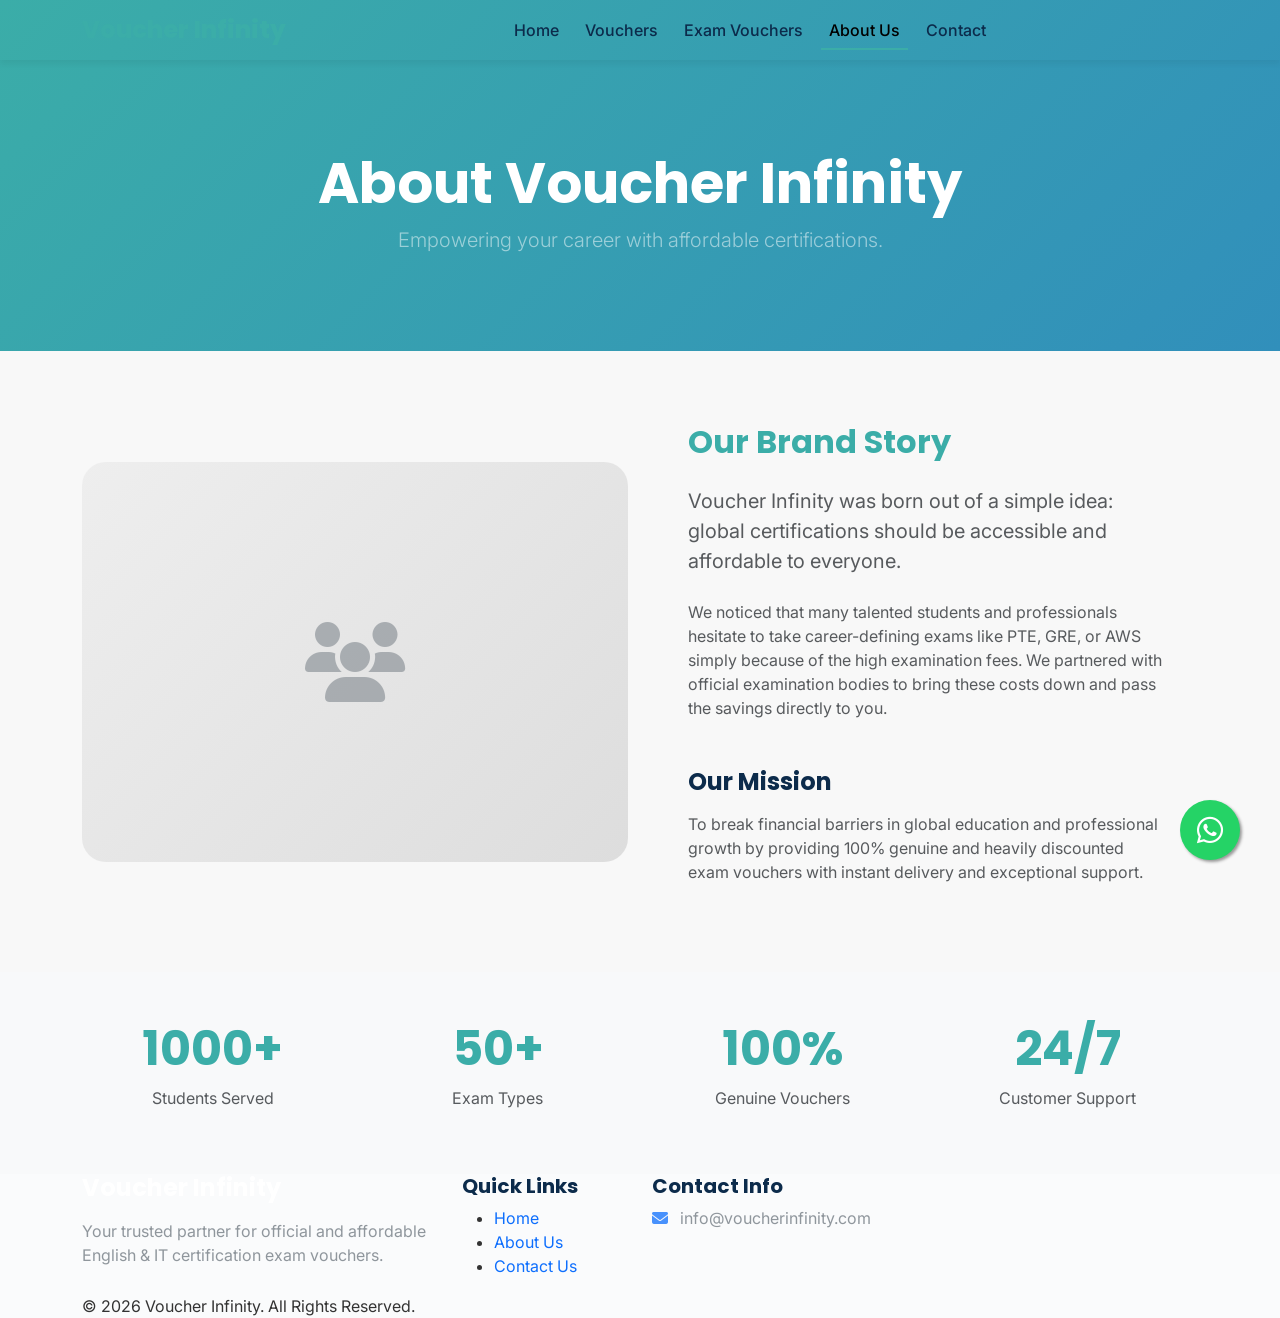
<file: about.html>
<!DOCTYPE html>
<html lang="en">

<head>
  <meta charset="UTF-8">
  <meta name="viewport" content="width=device-width, initial-scale=1.0">
  <title>About Us - Voucher Infinity</title>
  <meta name="description"
    content="Learn more about Voucher Infinity, our mission, and our commitment to providing affordable certification vouchers.">

  <link rel="preconnect" href="https://fonts.googleapis.com">
  <link rel="preconnect" href="https://fonts.gstatic.com" crossorigin>
  <link
    href="https://fonts.googleapis.com/css2?family=Inter:wght@300;400;500;600;700&family=Poppins:wght@500;600;700;800&display=swap"
    rel="stylesheet">

  <link href="https://cdn.jsdelivr.net/npm/bootstrap@5.3.0/dist/css/bootstrap.min.css" rel="stylesheet">
  <link rel="stylesheet" href="https://cdnjs.cloudflare.com/ajax/libs/font-awesome/6.4.0/css/all.min.css">
  <link href="https://unpkg.com/aos@2.3.1/dist/aos.css" rel="stylesheet">
  <link rel="stylesheet" href="assets/css/style.css">

  <style>
    .page-header {
      padding: 150px 0 80px;
      background: linear-gradient(135deg, var(--primary-color), var(--secondary-color));
      color: #fff;
      text-align: center;
    }
  </style>
</head>

<body>

  <!-- Sticky Navbar -->
  <nav class="navbar navbar-expand-lg fixed-top">
    <div class="container">
      <a class="navbar-brand" href="index.html">Voucher Infinity</a>
      <button class="navbar-toggler" type="button" data-bs-toggle="collapse" data-bs-target="#navbarNav">
        <span class="navbar-toggler-icon"></span>
      </button>
      <div class="collapse navbar-collapse" id="navbarNav">
        <ul class="navbar-nav mx-auto">
          <li class="nav-item"><a class="nav-link" href="index.html">Home</a></li>
          <li class="nav-item"><a class="nav-link" href="vouchers.html">Vouchers</a></li>
          <li class="nav-item"><a class="nav-link" href="exam-vouchers.html">Exam Vouchers</a></li>
          <li class="nav-item"><a class="nav-link active" href="about.html">About Us</a></li>
          <li class="nav-item"><a class="nav-link" href="contact.html">Contact</a></li>
        </ul>
      </div>
    </div>
  </nav>

  <!-- Page Header -->
  <header class="page-header">
    <div class="container" data-aos="fade-up">
      <h1 class="text-white display-4 fw-bold">About Voucher Infinity</h1>
      <p class="lead text-white-50">Empowering your career with affordable certifications.</p>
    </div>
  </header>

  <!-- About Content -->
  <section class="py-5">
    <div class="container py-4">
      <div class="row align-items-center">
        <div class="col-lg-6 mb-4 mb-lg-0" data-aos="fade-right">
          <!-- Placeholder for image -->
          <div
            style="width: 100%; height: 400px; background: linear-gradient(135deg, #eee, #ddd); border-radius: var(--border-radius-lg); display: flex; align-items: center; justify-content: center;">
            <i class="fas fa-users text-secondary" style="font-size: 5rem; opacity: 0.5;"></i>
          </div>
        </div>
        <div class="col-lg-6 px-lg-5" data-aos="fade-left">
          <h2 class="mb-4 text-primary-custom">Our Brand Story</h2>
          <p class="fs-5 text-muted mb-4">Voucher Infinity was born out of a simple idea: global certifications should
            be accessible and affordable to everyone.</p>
          <p class="text-muted mb-4">We noticed that many talented students and professionals hesitate to take
            career-defining exams like PTE, GRE, or AWS simply because of the high examination fees. We partnered with
            official examination bodies to bring these costs down and pass the savings directly to you.</p>

          <h4 class="mt-5 mb-3">Our Mission</h4>
          <p class="text-muted">To break financial barriers in global education and professional growth by providing
            100% genuine and heavily discounted exam vouchers with instant delivery and exceptional support.</p>
        </div>
      </div>
    </div>
  </section>

  <!-- Stats Section -->
  <section class="py-5 bg-light">
    <div class="container">
      <div class="row text-center g-4">
        <div class="col-md-3 col-6" data-aos="zoom-in">
          <h2 class="display-5 fw-bold text-primary-custom">1000+</h2>
          <p class="text-muted">Students Served</p>
        </div>
        <div class="col-md-3 col-6" data-aos="zoom-in" data-aos-delay="100">
          <h2 class="display-5 fw-bold text-primary-custom">50+</h2>
          <p class="text-muted">Exam Types</p>
        </div>
        <div class="col-md-3 col-6" data-aos="zoom-in" data-aos-delay="200">
          <h2 class="display-5 fw-bold text-primary-custom">100%</h2>
          <p class="text-muted">Genuine Vouchers</p>
        </div>
        <div class="col-md-3 col-6" data-aos="zoom-in" data-aos-delay="300">
          <h2 class="display-5 fw-bold text-primary-custom">24/7</h2>
          <p class="text-muted">Customer Support</p>
        </div>
      </div>
    </div>
  </section>

  <!-- Footer -->
  <footer>
    <div class="container">
      <div class="row g-4">
        <div class="col-lg-4 col-md-6">
          <h4 class="text-white mb-3 fw-bold">Voucher Infinity</h4>
          <p class="text-secondary opacity-75 mb-4">Your trusted partner for official and affordable English & IT
            certification exam vouchers.</p>
        </div>
        <div class="col-lg-2 col-md-6">
          <h5 class="footer-title">Quick Links</h5>
          <ul class="footer-links">
            <li><a href="index.html">Home</a></li>
            <li><a href="about.html">About Us</a></li>
            <li><a href="contact.html">Contact Us</a></li>
          </ul>
        </div>
        <div class="col-lg-6 col-md-12 text-md-end text-lg-start">
          <h5 class="footer-title">Contact Info</h5>
          <p class="text-secondary opacity-75"><i class="fas fa-envelope text-primary me-2"></i>
            info@voucherinfinity.com</p>
        </div>
      </div>
      <div class="footer-bottom">
        <p class="mb-0">&copy; 2026 Voucher Infinity. All Rights Reserved.</p>
      </div>
    </div>
  </footer>

  <a href="https://wa.me/919876543210" class="whatsapp-float" target="_blank"><i class="fab fa-whatsapp"></i></a>

  <script src="https://code.jquery.com/jquery-3.6.0.min.js"></script>
  <script src="https://cdn.jsdelivr.net/npm/bootstrap@5.3.0/dist/js/bootstrap.bundle.min.js"></script>
  <script src="https://unpkg.com/aos@2.3.1/dist/aos.js"></script>
  <script src="assets/js/main.js"></script>
</body>

</html>
</file>
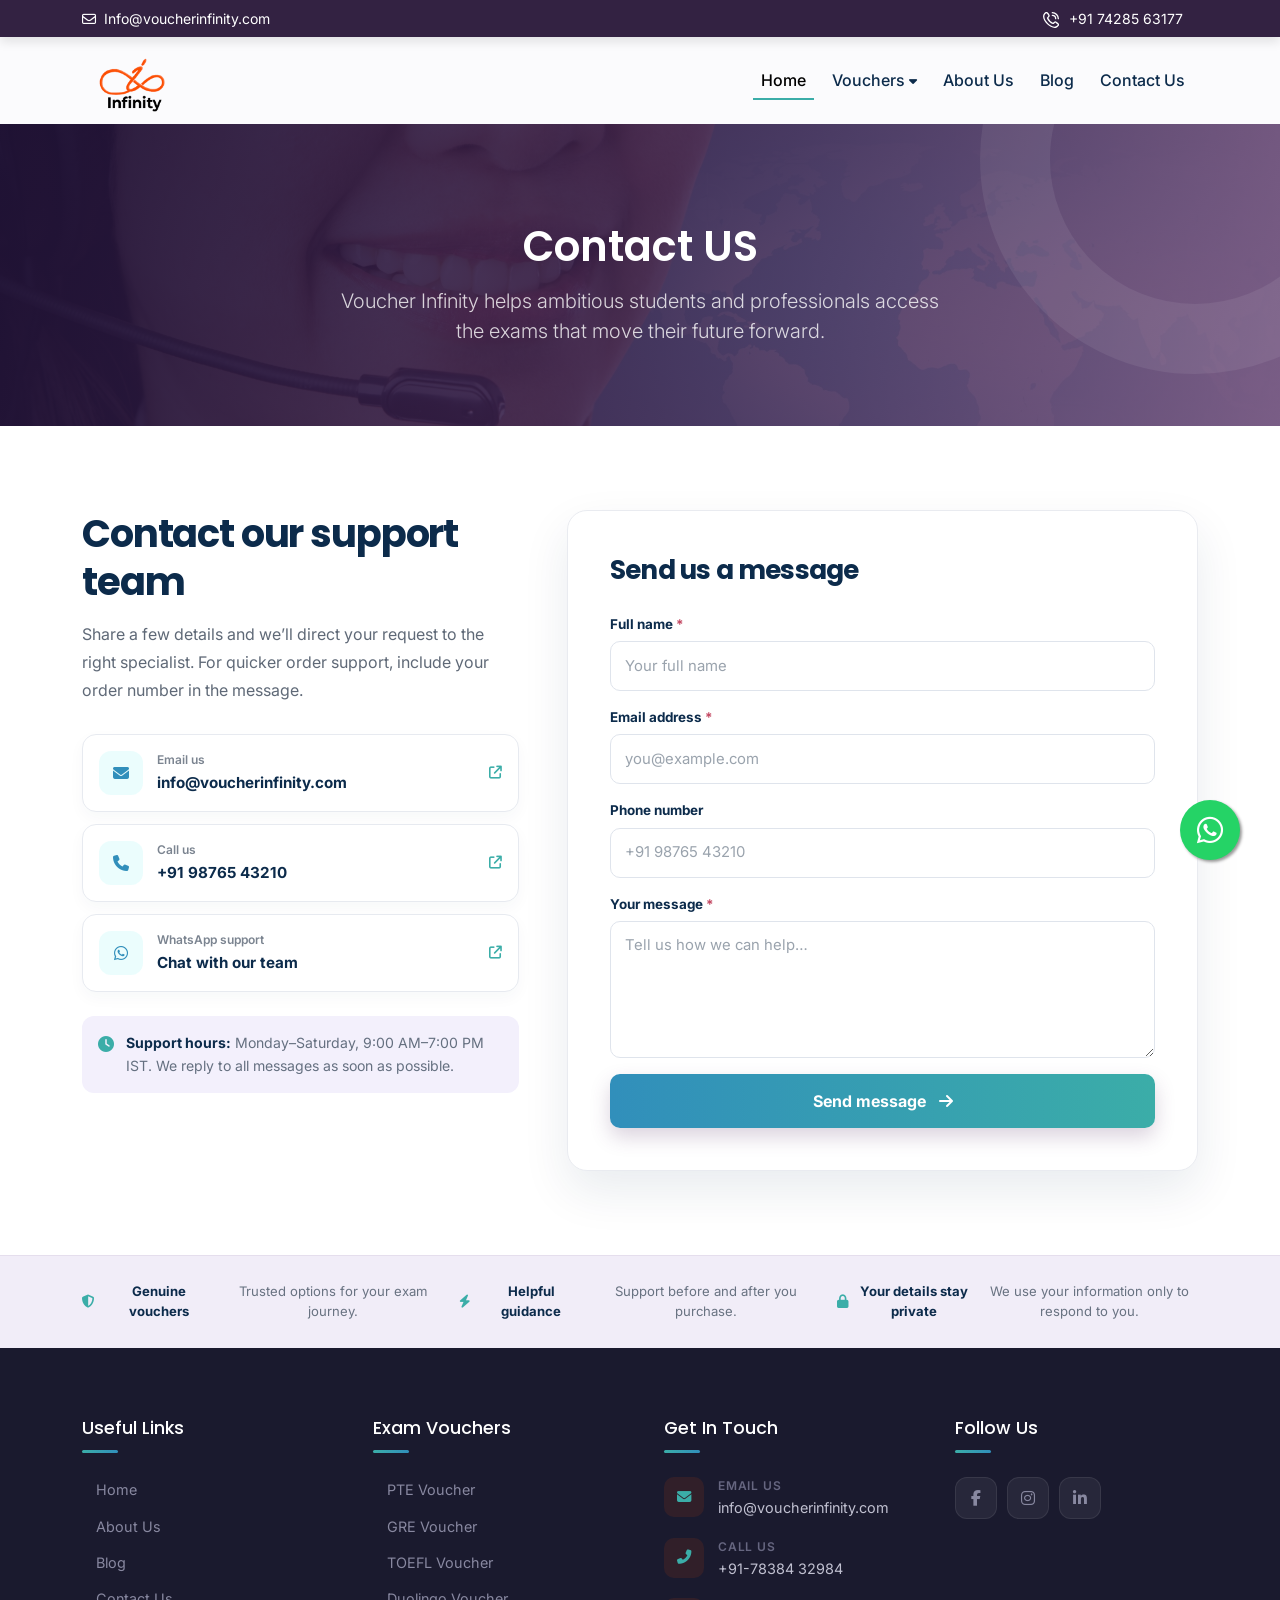
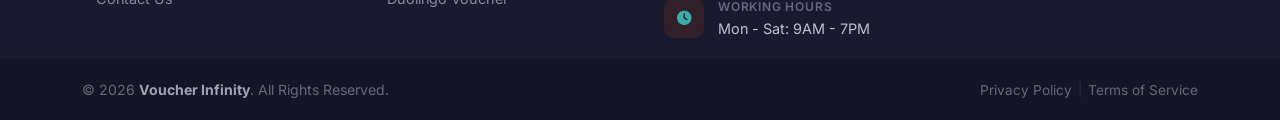
<file: contact.html>
<!DOCTYPE html>
<html lang="en">

<head>
  <meta charset="UTF-8">
  <meta name="viewport" content="width=device-width, initial-scale=1.0">
  <title>Contact Us | Voucher Infinity</title>
  <meta name="description"
    content="Contact Voucher Infinity for help choosing, purchasing, or redeeming genuine exam vouchers.">
  <link rel="preconnect" href="https://fonts.googleapis.com">
  <link rel="preconnect" href="https://fonts.gstatic.com" crossorigin>
  <link
    href="https://fonts.googleapis.com/css2?family=Inter:wght@300;400;500;600;700&family=Poppins:wght@500;600;700;800&display=swap"
    rel="stylesheet">
  <link href="https://cdn.jsdelivr.net/npm/bootstrap@5.3.0/dist/css/bootstrap.min.css" rel="stylesheet">
  <link rel="stylesheet" href="https://cdnjs.cloudflare.com/ajax/libs/font-awesome/6.4.0/css/all.min.css">
  <link href="https://unpkg.com/aos@2.3.1/dist/aos.css" rel="stylesheet">
  <link rel="stylesheet" href="assets/css/style.css">
  <link rel="stylesheet" href="assets/css/contact.css">
</head>

<body class="contact-page">
  <div class="top-header py-2">
    <div class="container">
      <div class="d-flex align-items-center justify-content-between " style="gap:25px">
        <a href="mailto:Info@voucherinfinity.com" class="" style="color: white;">
          <i class="fa-regular fa-envelope me-1"></i> Info@voucherinfinity.com
        </a>
        <a href="tel:+917428563177" class="" style="color: white;">
          <span class="me-1 text-white" style="max-width: 14px;"><svg data-name="Layer 1" viewBox="0 0 24 24" style="fill: white;
    margin-right: 0.4rem;
    width: 16px;
    height: 16px;">
              <path
                d="M13,1a1,1,0,0,1,1-1A10.011,10.011,0,0,1,24,10a1,1,0,0,1-2,0,8.009,8.009,0,0,0-8-8A1,1,0,0,1,13,1Zm1,5a4,4,0,0,1,4,4,1,1,0,0,0,2,0,6.006,6.006,0,0,0-6-6,1,1,0,0,0,0,2Zm9.093,10.739a3.1,3.1,0,0,1,0,4.378l-.91,1.049c-8.19,7.841-28.12-12.084-20.4-20.3l1.15-1A3.081,3.081,0,0,1,7.26.906c.031.031,1.884,2.438,1.884,2.438a3.1,3.1,0,0,1-.007,4.282L7.979,9.082a12.781,12.781,0,0,0,6.931,6.945l1.465-1.165a3.1,3.1,0,0,1,4.281-.006S23.062,16.708,23.093,16.739Zm-1.376,1.454s-2.393-1.841-2.424-1.872a1.1,1.1,0,0,0-1.549,0c-.027.028-2.044,1.635-2.044,1.635a1,1,0,0,1-.979.152A15.009,15.009,0,0,1,5.9,9.3a1,1,0,0,1,.145-1S7.652,6.282,7.679,6.256a1.1,1.1,0,0,0,0-1.549c-.031-.03-1.872-2.425-1.872-2.425a1.1,1.1,0,0,0-1.51.039l-1.15,1C-2.495,10.105,14.776,26.418,20.721,20.8l.911-1.05A1.121,1.121,0,0,0,21.717,18.193Z">
              </path>
            </svg></span>+91 74285 63177
        </a>

      </div>
    </div>
  </div>
  <nav class="navbar navbar-expand-lg navbar-light" id="mainNavbar2">
    <div class="container">
      <a class="navbar-brand" href="index.html">
        <!-- <img src="assets/images/logo-white.png" alt="" class="nav-logo" style="max-width: 100px;"> -->
        <img src="assets/images/logo.png" alt="" class="nav-logo" style="max-width: 100px;">
      </a>

      <button class=" navbar-toggler ms-auto" type="button" data-bs-toggle="collapse" data-bs-target="#heronavbar">
        <span class="navbar-toggler-icon"></span>
      </button>
      <div class="collapse navbar-collapse" id="heronavbar">
        <ul class="navbar-nav ms-auto">
          <li class="nav-item">
            <a class="nav-link active" href="index.html">Home</a>
          </li>
          <li class="nav-item voucher-dropdown dropdown">
            <a class="nav-link " href=" #" style="pointer-events: none;">
              Vouchers <i class="fa-solid fa-caret-down "></i>
            </a>


            <!-- VOUCHERS DROP DOWN -->
            <ul class="dropdown-menu">
              <li><a class="dropdown-item" href="exam-voucher-detail.html?exam=pte">PTE Voucher</a></li>
              <li><a class="dropdown-item" href="exam-voucher-detail.html?exam=gre">GRE Voucher</a></li>
              <li><a class="dropdown-item" href="exam-voucher-detail.html?exam=duolingo">Duolingo Voucher</a></li>
              <li><a class="dropdown-item" href="exam-voucher-detail.html?exam=toefl">TOEFL Voucher</a></li>
            </ul>

          </li>
          <li class="nav-item">
            <a class="nav-link" href="about.html">About Us</a>
          </li>
          <li class="nav-item">
            <a class="nav-link" href="blog.html">Blog</a>
          </li>
          <li class="nav-item">
            <a class="nav-link" href="contact.html">Contact Us</a>
          </li>
        </ul>
      </div>
    </div>
  </nav>

  <main>
    <header class="about-hero text-center"
      style=" background: #261a38 url('./assets/images/banners/contact-banner0.webp') center/cover;">
      <div class="container" data-aos="fade-up">

        <h1>Contact US</h1>
        <p class="lead">Voucher Infinity helps ambitious students and professionals access the exams that move their
          future forward.</p>
      </div>
    </header>

    <section class="contact-main-section">
      <div class="container">
        <div class="row g-4 g-lg-5 align-items-start">
          <div class="col-lg-5" data-aos="fade-right">
            <div class="contact-intro">

              <h2>Contact our support team</h2>
              <p>Share a few details and we’ll direct your request to the right specialist. For quicker order support,
                include your order number in the message.</p>
            </div>

            <div class="contact-methods">
              <a class="contact-method" href="mailto:info@voucherinfinity.com">
                <span class="contact-method-icon"><i class="fa-solid fa-envelope"></i></span>
                <span><small>Email us</small><strong>info@voucherinfinity.com</strong></span>
                <i class="fa-solid fa-arrow-up-right-from-square contact-method-arrow"></i>
              </a>
              <a class="contact-method" href="tel:+919876543210">
                <span class="contact-method-icon"><i class="fa-solid fa-phone"></i></span>
                <span><small>Call us</small><strong>+91 98765 43210</strong></span>
                <i class="fa-solid fa-arrow-up-right-from-square contact-method-arrow"></i>
              </a>
              <a class="contact-method" href="https://wa.me/919876543210" target="_blank" rel="noopener noreferrer">
                <span class="contact-method-icon"><i class="fa-brands fa-whatsapp"></i></span>
                <span><small>WhatsApp support</small><strong>Chat with our team</strong></span>
                <i class="fa-solid fa-arrow-up-right-from-square contact-method-arrow"></i>
              </a>
            </div>

            <div class="support-note">
              <i class="fa-solid fa-clock"></i>
              <p><strong>Support hours:</strong> Monday–Saturday, 9:00 AM–7:00 PM IST. We reply to all messages as soon
                as possible.</p>
            </div>
          </div>

          <div class="col-lg-7" data-aos="fade-left">
            <div class="contact-form-card">
              <div class="form-card-heading">

                <div>
                  <h2>Send us a message</h2>

                </div>
              </div>
              <form action="#" method="post">
                <div class="row g-3">
                  <div class="col-12">
                    <label for="contact-name" class="form-label">Full name <span>*</span></label>
                    <input id="contact-name" name="name" type="text" class="form-control" placeholder="Your full name"
                      autocomplete="name" required>
                  </div>
                  <div class="col-12">
                    <label for="contact-email" class="form-label">Email address <span>*</span></label>
                    <input id="contact-email" name="email" type="email" class="form-control"
                      placeholder="you@example.com" autocomplete="email" required>
                  </div>
                  <div class="col-12">
                    <label for="contact-phone" class="form-label">Phone number</label>
                    <input id="contact-phone" name="phone" type="tel" class="form-control" placeholder="+91 98765 43210"
                      autocomplete="tel">
                  </div>


                  <div class="col-12">
                    <label for="contact-message" class="form-label">Your message <span>*</span></label>
                    <textarea id="contact-message" name="message" class="form-control" rows="5"
                      placeholder="Tell us how we can help…" required></textarea>
                  </div>
                  <div class="col-12"><button class="contact-submit" type="submit">Send message <i
                        class="fa-solid fa-arrow-right"></i></button></div>
                </div>
              </form>
            </div>
          </div>
        </div>
      </div>
    </section>

    <section class="contact-reassurance">
      <div class="container">
        <div class="row g-3 text-center">
          <div class="col-md-4"><i class="fa-solid fa-shield-halved"></i><strong>Genuine vouchers</strong><span>Trusted
              options for your exam journey.</span></div>
          <div class="col-md-4"><i class="fa-solid fa-bolt"></i><strong>Helpful guidance</strong><span>Support before
              and after you purchase.</span></div>
          <div class="col-md-4"><i class="fa-solid fa-lock"></i><strong>Your details stay private</strong><span>We use
              your information only to respond to you.</span></div>
        </div>
      </div>
    </section>
    <footer class="site-footer" id="site-footer">
      <!-- Main Footer Content -->
      <div class="footer-main">
        <div class="container">
          <div class="row g-5">
            <!-- Quick Links -->
            <div class="col-lg-3 col-md-6 col-6">
              <h5 class="footer-col-title">Useful Links</h5>
              <ul class="footer-nav-list" id="footer-quick-links">
                <li><a href="index.html"><i class="fas fa-chevron-right"></i> Home</a></li>
                <li><a href="about.html"><i class="fas fa-chevron-right"></i> About Us</a></li>
                <!-- <li><a href="vouchers.html"><i class="fas fa-chevron-right"></i> Vouchers</a></li> -->
                <li><a href="blog.html"><i class="fas fa-chevron-right"></i> Blog</a></li>
                <li><a href="contact.html"><i class="fas fa-chevron-right"></i> Contact Us</a></li>
              </ul>
            </div>

            <!-- Exam Categories -->
            <div class="col-lg-3 col-md-6 col-6">
              <h5 class="footer-col-title">Exam Vouchers</h5>
              <ul class="footer-nav-list" id="footer-categories">
                <li><a href="exam-voucher-detail.html?exam=pte"><i class="fas fa-chevron-right"></i> PTE Voucher</a>
                </li>
                <li><a href="exam-voucher-detail.html?exam=gre"><i class="fas fa-chevron-right"></i> GRE Voucher</a>
                </li>
                <li><a href="exam-voucher-detail.html?exam=toefl"><i class="fas fa-chevron-right"></i> TOEFL Voucher</a>
                </li>
                <li><a href="exam-voucher-detail.html?exam=duolingo"><i class="fas fa-chevron-right"></i> Duolingo
                    Voucher</a></li>

              </ul>
            </div>

            <!-- Contact Info -->
            <div class="col-lg-3 col-md-6">
              <h5 class="footer-col-title">Get In Touch</h5>
              <ul class="footer-contact-list" id="footer-contact-info">
                <li>
                  <div class="footer-contact-icon"><i class="fas fa-envelope"></i></div>
                  <div>
                    <span class="footer-contact-label">Email Us</span>
                    <a href="mailto:info@voucherinfinity.com">info@voucherinfinity.com</a>
                  </div>
                </li>
                <li>
                  <div class="footer-contact-icon"><i class="fas fa-phone-alt"></i></div>
                  <div>
                    <span class="footer-contact-label">Call Us</span>
                    <a href="tel:+917838432984">+91-78384 32984</a>
                  </div>
                </li>
                <li>
                  <div class="footer-contact-icon"><i class="fas fa-clock"></i></div>
                  <div>
                    <span class="footer-contact-label">Working Hours</span>
                    <span class="footer-contact-value">Mon - Sat: 9AM - 7PM</span>
                  </div>
                </li>
                <!-- <li>
                <div class="footer-contact-icon"><i class="fas fa-map-marker-alt"></i></div>
                <div>
                  <span class="footer-contact-label">Location</span>
                  <span class="footer-contact-value">New Delhi, India</span>
                </div>
              </li>
             -->
              </ul>
            </div>
            <div class="col-lg-3 col-md-6">
              <h5 class="footer-col-title">Follow Us </h5>
              <div class="footer-brand-block">
                <!-- <a href="index.html" class="footer-logo-link d-inline-flex align-items-center gap-2 mb-3">

                <img src="assets/images/logo-white.png" alt="footer-logo" style="max-width: 100px;" />
              </a> -->

                <div class="footer-social-links">
                  <a href="https://www.facebook.com/voucherinfinity/" class="footer-social-link" aria-label="Facebook"
                    id="footer-social-facebook">
                    <i class="fab fa-facebook-f"></i>
                  </a>

                  <a href="https://www.instagram.com/voucherinfinity/" class="footer-social-link" aria-label="Instagram"
                    id="footer-social-instagram">
                    <i class="fab fa-instagram"></i>
                  </a>
                  <a href="https://www.linkedin.com/company/voucherinfinity/" class="footer-social-link"
                    aria-label="LinkedIn" id="footer-social-linkedin">
                    <i class="fab fa-linkedin-in"></i>
                  </a>

                </div>
              </div>
            </div>
          </div>

          <!-- Trust Badges Row -->

        </div>
      </div>

      <!-- Footer Bottom -->
      <div class="footer-bottom-bar">
        <div class="container">
          <div class="row align-items-center g-3">
            <div class="col-md-6 text-center text-md-start">
              <p class="footer-copyright mb-0">&copy; 2026 <strong>Voucher Infinity</strong>. All Rights Reserved.</p>
            </div>
            <div class="col-md-6 text-center text-md-end">
              <div class="footer-legal-links" id="footer-legal-links">
                <a href="privacy-policy.html">Privacy Policy</a>
                <span class="footer-legal-sep">|</span>
                <a href="trems-condition.html">Terms of Service</a>


              </div>
            </div>
          </div>
        </div>
      </div>
    </footer>
  </main>

  <a href="https://wa.me/919876543210" class="whatsapp-float" target="_blank" rel="noopener noreferrer"
    aria-label="Chat with us on WhatsApp"><i class="fab fa-whatsapp"></i></a>
  <script src="https://code.jquery.com/jquery-3.6.0.min.js"></script>
  <script src="https://cdn.jsdelivr.net/npm/bootstrap@5.3.0/dist/js/bootstrap.bundle.min.js"></script>
  <script src="https://unpkg.com/aos@2.3.1/dist/aos.js"></script>
  <script src="assets/js/main.js"></script>
</body>

</html>
</file>
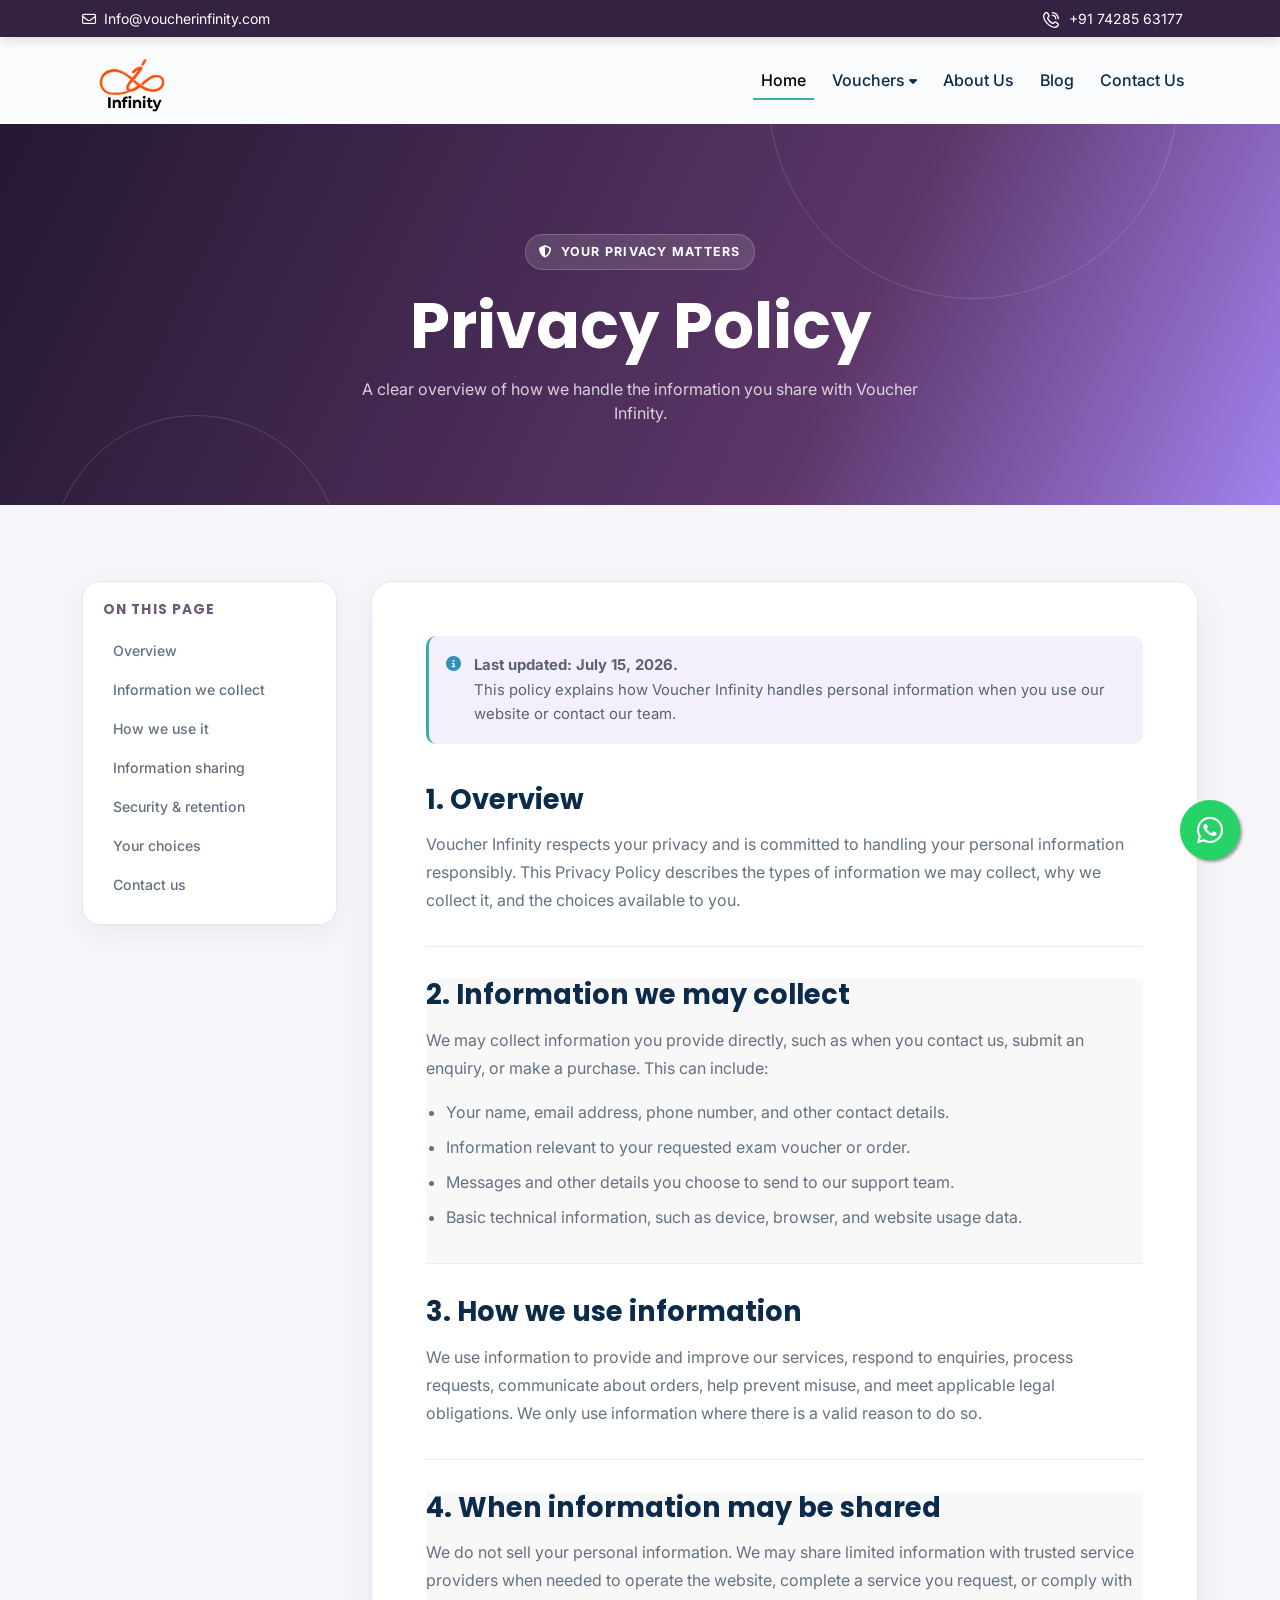
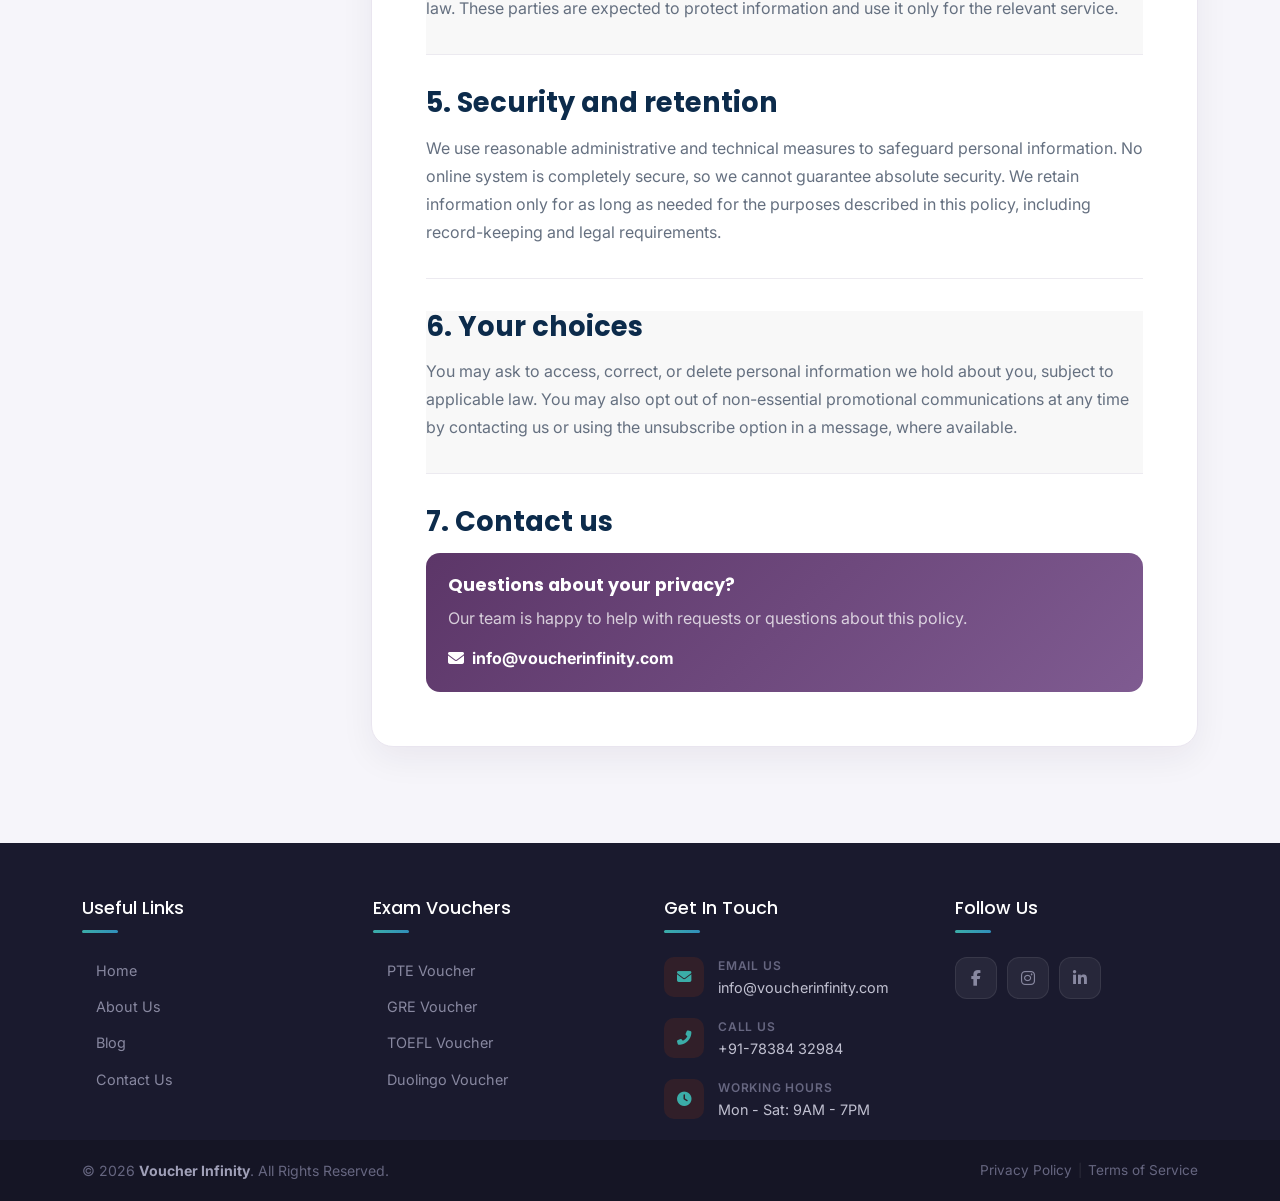
<file: privacy-policy.html>
<!DOCTYPE html>
<html lang="en">

<head>
    <meta charset="UTF-8">
    <meta name="viewport" content="width=device-width, initial-scale=1.0">
    <title>Privacy Policy - Voucher Infinity</title>
    <meta name="description"
        content="Learn how Voucher Infinity collects, uses, and protects your personal information.">
    <link rel="preconnect" href="https://fonts.googleapis.com">
    <link rel="preconnect" href="https://fonts.gstatic.com" crossorigin>
    <link
        href="https://fonts.googleapis.com/css2?family=Inter:wght@300;400;500;600;700&family=Poppins:wght@500;600;700;800&display=swap"
        rel="stylesheet">
    <link href="https://cdn.jsdelivr.net/npm/bootstrap@5.3.0/dist/css/bootstrap.min.css" rel="stylesheet">
    <link rel="stylesheet" href="https://cdnjs.cloudflare.com/ajax/libs/font-awesome/6.4.0/css/all.min.css">
    <link href="https://unpkg.com/aos@2.3.1/dist/aos.css" rel="stylesheet">
    <link rel="stylesheet" href="assets/css/style.css">
    <link rel="stylesheet" href="assets/css/privacy-policy.css">

</head>

<body>
    <div class="top-header py-2">
        <div class="container">
            <div class="d-flex align-items-center justify-content-between " style="gap:25px">
                <a href="mailto:Info@voucherinfinity.com" class="" style="color: white;">
                    <i class="fa-regular fa-envelope me-1"></i> Info@voucherinfinity.com
                </a>
                <a href="tel:+917428563177" class="" style="color: white;">
                    <span class="me-1 text-white" style="max-width: 14px;"><svg data-name="Layer 1" viewBox="0 0 24 24"
                            style="fill: white;
    margin-right: 0.4rem;
    width: 16px;
    height: 16px;">
                            <path
                                d="M13,1a1,1,0,0,1,1-1A10.011,10.011,0,0,1,24,10a1,1,0,0,1-2,0,8.009,8.009,0,0,0-8-8A1,1,0,0,1,13,1Zm1,5a4,4,0,0,1,4,4,1,1,0,0,0,2,0,6.006,6.006,0,0,0-6-6,1,1,0,0,0,0,2Zm9.093,10.739a3.1,3.1,0,0,1,0,4.378l-.91,1.049c-8.19,7.841-28.12-12.084-20.4-20.3l1.15-1A3.081,3.081,0,0,1,7.26.906c.031.031,1.884,2.438,1.884,2.438a3.1,3.1,0,0,1-.007,4.282L7.979,9.082a12.781,12.781,0,0,0,6.931,6.945l1.465-1.165a3.1,3.1,0,0,1,4.281-.006S23.062,16.708,23.093,16.739Zm-1.376,1.454s-2.393-1.841-2.424-1.872a1.1,1.1,0,0,0-1.549,0c-.027.028-2.044,1.635-2.044,1.635a1,1,0,0,1-.979.152A15.009,15.009,0,0,1,5.9,9.3a1,1,0,0,1,.145-1S7.652,6.282,7.679,6.256a1.1,1.1,0,0,0,0-1.549c-.031-.03-1.872-2.425-1.872-2.425a1.1,1.1,0,0,0-1.51.039l-1.15,1C-2.495,10.105,14.776,26.418,20.721,20.8l.911-1.05A1.121,1.121,0,0,0,21.717,18.193Z">
                            </path>
                        </svg></span>+91 74285 63177
                </a>

            </div>
        </div>
    </div>
    <nav class="navbar navbar-expand-lg navbar-light" id="mainNavbar2">
        <div class="container">
            <a class="navbar-brand" href="index.html">
                <!-- <img src="assets/images/logo-white.png" alt="" class="nav-logo" style="max-width: 100px;"> -->
                <img src="assets/images/logo.png" alt="" class="nav-logo" style="max-width: 100px;">
            </a>

            <button class=" navbar-toggler ms-auto" type="button" data-bs-toggle="collapse"
                data-bs-target="#heronavbar">
                <span class="navbar-toggler-icon"></span>
            </button>
            <div class="collapse navbar-collapse" id="heronavbar">
                <ul class="navbar-nav ms-auto">
                    <li class="nav-item">
                        <a class="nav-link active" href="index.html">Home</a>
                    </li>
                    <li class="nav-item voucher-dropdown dropdown">
                        <a class="nav-link " href=" #" style="pointer-events: none;">
                            Vouchers <i class="fa-solid fa-caret-down "></i>
                        </a>


                        <!-- VOUCHERS DROP DOWN -->
                        <ul class="dropdown-menu">
                            <li><a class="dropdown-item" href="exam-voucher-detail.html?exam=pte">PTE Voucher</a></li>
                            <li><a class="dropdown-item" href="exam-voucher-detail.html?exam=gre">GRE Voucher</a></li>
                            <li><a class="dropdown-item" href="exam-voucher-detail.html?exam=duolingo">Duolingo
                                    Voucher</a></li>
                            <li><a class="dropdown-item" href="exam-voucher-detail.html?exam=toefl">TOEFL Voucher</a>
                            </li>
                        </ul>

                    </li>
                    <li class="nav-item">
                        <a class="nav-link" href="about.html">About Us</a>
                    </li>
                    <li class="nav-item">
                        <a class="nav-link" href="blog.html">Blog</a>
                    </li>
                    <li class="nav-item">
                        <a class="nav-link" href="contact.html">Contact Us</a>
                    </li>
                </ul>
            </div>
        </div>
    </nav>

    <header class="privacy-hero text-center">
        <div class="container" data-aos="fade-up"><span class="privacy-kicker"><i class="fas fa-shield-halved"></i> Your
                privacy matters</span>
            <h1>Privacy Policy</h1>
            <p>A clear overview of how we handle the information you share with Voucher Infinity.</p>
        </div>
    </header>

    <main class="policy-shell">
        <div class="container">
            <div class="policy-layout">
                <aside class="policy-nav" data-aos="fade-right">
                    <h2>On this page</h2><a href="#overview">Overview</a><a href="#information">Information we
                        collect</a><a href="#use">How we use it</a><a href="#sharing">Information sharing</a><a
                        href="#security">Security & retention</a><a href="#rights">Your choices</a><a
                        href="#contact">Contact us</a>
                </aside>
                <article class="policy-content" data-aos="fade-up">
                    <div class="policy-note"><i class="fas fa-circle-info"></i>
                        <div><strong>Last updated: July 15, 2026.</strong><br>This policy explains how Voucher Infinity
                            handles personal information when you use our website or contact our team.</div>
                    </div>
                    <section class="policy-section" id="overview">
                        <h2>1. Overview</h2>
                        <p>Voucher Infinity respects your privacy and is committed to handling your personal information
                            responsibly. This Privacy Policy describes the types of information we may collect, why we
                            collect it, and the choices available to you.</p>
                    </section>
                    <section class="policy-section" id="information">
                        <h2>2. Information we may collect</h2>
                        <p>We may collect information you provide directly, such as when you contact us, submit an
                            enquiry, or make a purchase. This can include:</p>
                        <ul>
                            <li>Your name, email address, phone number, and other contact details.</li>
                            <li>Information relevant to your requested exam voucher or order.</li>
                            <li>Messages and other details you choose to send to our support team.</li>
                            <li>Basic technical information, such as device, browser, and website usage data.</li>
                        </ul>
                    </section>
                    <section class="policy-section" id="use">
                        <h2>3. How we use information</h2>
                        <p>We use information to provide and improve our services, respond to enquiries, process
                            requests, communicate about orders, help prevent misuse, and meet applicable legal
                            obligations. We only use information where there is a valid reason to do so.</p>
                    </section>
                    <section class="policy-section" id="sharing">
                        <h2>4. When information may be shared</h2>
                        <p>We do not sell your personal information. We may share limited information with trusted
                            service providers when needed to operate the website, complete a service you request, or
                            comply with law. These parties are expected to protect information and use it only for the
                            relevant service.</p>
                    </section>
                    <section class="policy-section" id="security">
                        <h2>5. Security and retention</h2>
                        <p>We use reasonable administrative and technical measures to safeguard personal information. No
                            online system is completely secure, so we cannot guarantee absolute security. We retain
                            information only for as long as needed for the purposes described in this policy, including
                            record-keeping and legal requirements.</p>
                    </section>
                    <section class="policy-section" id="rights">
                        <h2>6. Your choices</h2>
                        <p>You may ask to access, correct, or delete personal information we hold about you, subject to
                            applicable law. You may also opt out of non-essential promotional communications at any time
                            by contacting us or using the unsubscribe option in a message, where available.</p>
                    </section>
                    <section class="policy-section" id="contact">
                        <h2>7. Contact us</h2>
                        <div class="contact-panel">
                            <h3>Questions about your privacy?</h3>
                            <p>Our team is happy to help with requests or questions about this policy.</p><a
                                href="mailto:info@voucherinfinity.com"><i class="fas fa-envelope"></i>
                                info@voucherinfinity.com</a>
                        </div>
                    </section>
                </article>
            </div>
        </div>
    </main>

    <footer class="site-footer" id="site-footer">
        <!-- Main Footer Content -->
        <div class="footer-main">
            <div class="container">
                <div class="row g-5">
                    <!-- Quick Links -->
                    <div class="col-lg-3 col-md-6 col-6">
                        <h5 class="footer-col-title">Useful Links</h5>
                        <ul class="footer-nav-list" id="footer-quick-links">
                            <li><a href="index.html"><i class="fas fa-chevron-right"></i> Home</a></li>
                            <li><a href="about.html"><i class="fas fa-chevron-right"></i> About Us</a></li>
                            <!-- <li><a href="vouchers.html"><i class="fas fa-chevron-right"></i> Vouchers</a></li> -->
                            <li><a href="blog.html"><i class="fas fa-chevron-right"></i> Blog</a></li>
                            <li><a href="contact.html"><i class="fas fa-chevron-right"></i> Contact Us</a></li>
                        </ul>
                    </div>

                    <!-- Exam Categories -->
                    <div class="col-lg-3 col-md-6 col-6">
                        <h5 class="footer-col-title">Exam Vouchers</h5>
                        <ul class="footer-nav-list" id="footer-categories">
                            <li><a href="exam-voucher-detail.html?exam=pte"><i class="fas fa-chevron-right"></i> PTE
                                    Voucher</a></li>
                            <li><a href="exam-voucher-detail.html?exam=gre"><i class="fas fa-chevron-right"></i> GRE
                                    Voucher</a></li>
                            <li><a href="exam-voucher-detail.html?exam=toefl"><i class="fas fa-chevron-right"></i> TOEFL
                                    Voucher</a>
                            </li>
                            <li><a href="exam-voucher-detail.html?exam=duolingo"><i class="fas fa-chevron-right"></i>
                                    Duolingo
                                    Voucher</a></li>

                        </ul>
                    </div>

                    <!-- Contact Info -->
                    <div class="col-lg-3 col-md-6">
                        <h5 class="footer-col-title">Get In Touch</h5>
                        <ul class="footer-contact-list" id="footer-contact-info">
                            <li>
                                <div class="footer-contact-icon"><i class="fas fa-envelope"></i></div>
                                <div>
                                    <span class="footer-contact-label">Email Us</span>
                                    <a href="mailto:info@voucherinfinity.com">info@voucherinfinity.com</a>
                                </div>
                            </li>
                            <li>
                                <div class="footer-contact-icon"><i class="fas fa-phone-alt"></i></div>
                                <div>
                                    <span class="footer-contact-label">Call Us</span>
                                    <a href="tel:+917838432984">+91-78384 32984</a>
                                </div>
                            </li>
                            <li>
                                <div class="footer-contact-icon"><i class="fas fa-clock"></i></div>
                                <div>
                                    <span class="footer-contact-label">Working Hours</span>
                                    <span class="footer-contact-value">Mon - Sat: 9AM - 7PM</span>
                                </div>
                            </li>
                            <!-- <li>
                <div class="footer-contact-icon"><i class="fas fa-map-marker-alt"></i></div>
                <div>
                  <span class="footer-contact-label">Location</span>
                  <span class="footer-contact-value">New Delhi, India</span>
                </div>
              </li>
             -->
                        </ul>
                    </div>
                    <div class="col-lg-3 col-md-6">
                        <h5 class="footer-col-title">Follow Us </h5>
                        <div class="footer-brand-block">
                            <!-- <a href="index.html" class="footer-logo-link d-inline-flex align-items-center gap-2 mb-3">

                <img src="assets/images/logo-white.png" alt="footer-logo" style="max-width: 100px;" />
              </a> -->

                            <div class="footer-social-links">
                                <a href="https://www.facebook.com/voucherinfinity/" class="footer-social-link"
                                    aria-label="Facebook" id="footer-social-facebook">
                                    <i class="fab fa-facebook-f"></i>
                                </a>

                                <a href="https://www.instagram.com/voucherinfinity/" class="footer-social-link"
                                    aria-label="Instagram" id="footer-social-instagram">
                                    <i class="fab fa-instagram"></i>
                                </a>
                                <a href="https://www.linkedin.com/company/voucherinfinity/" class="footer-social-link"
                                    aria-label="LinkedIn" id="footer-social-linkedin">
                                    <i class="fab fa-linkedin-in"></i>
                                </a>

                            </div>
                        </div>
                    </div>
                </div>

                <!-- Trust Badges Row -->

            </div>
        </div>

        <!-- Footer Bottom -->
        <div class="footer-bottom-bar">
            <div class="container">
                <div class="row align-items-center g-3">
                    <div class="col-md-6 text-center text-md-start">
                        <p class="footer-copyright mb-0">&copy; 2026 <strong>Voucher Infinity</strong>. All Rights
                            Reserved.</p>
                    </div>
                    <div class="col-md-6 text-center text-md-end">
                        <div class="footer-legal-links" id="footer-legal-links">
                            <a href="privacy-policy.html">Privacy Policy</a>
                            <span class="footer-legal-sep">|</span>
                            <a href="trems-condition.html">Terms of Service</a>


                        </div>
                    </div>
                </div>
            </div>
        </div>
    </footer>
    <a href="https://wa.me/919876543210" class="whatsapp-float" target="_blank" aria-label="Chat with us on WhatsApp"><i
            class="fab fa-whatsapp"></i></a>
    <script src="https://code.jquery.com/jquery-3.6.0.min.js"></script>
    <script src="https://cdn.jsdelivr.net/npm/bootstrap@5.3.0/dist/js/bootstrap.bundle.min.js"></script>
    <script src="https://unpkg.com/aos@2.3.1/dist/aos.js"></script>
    <script src="assets/js/main.js"></script>
</body>

</html>
</file>
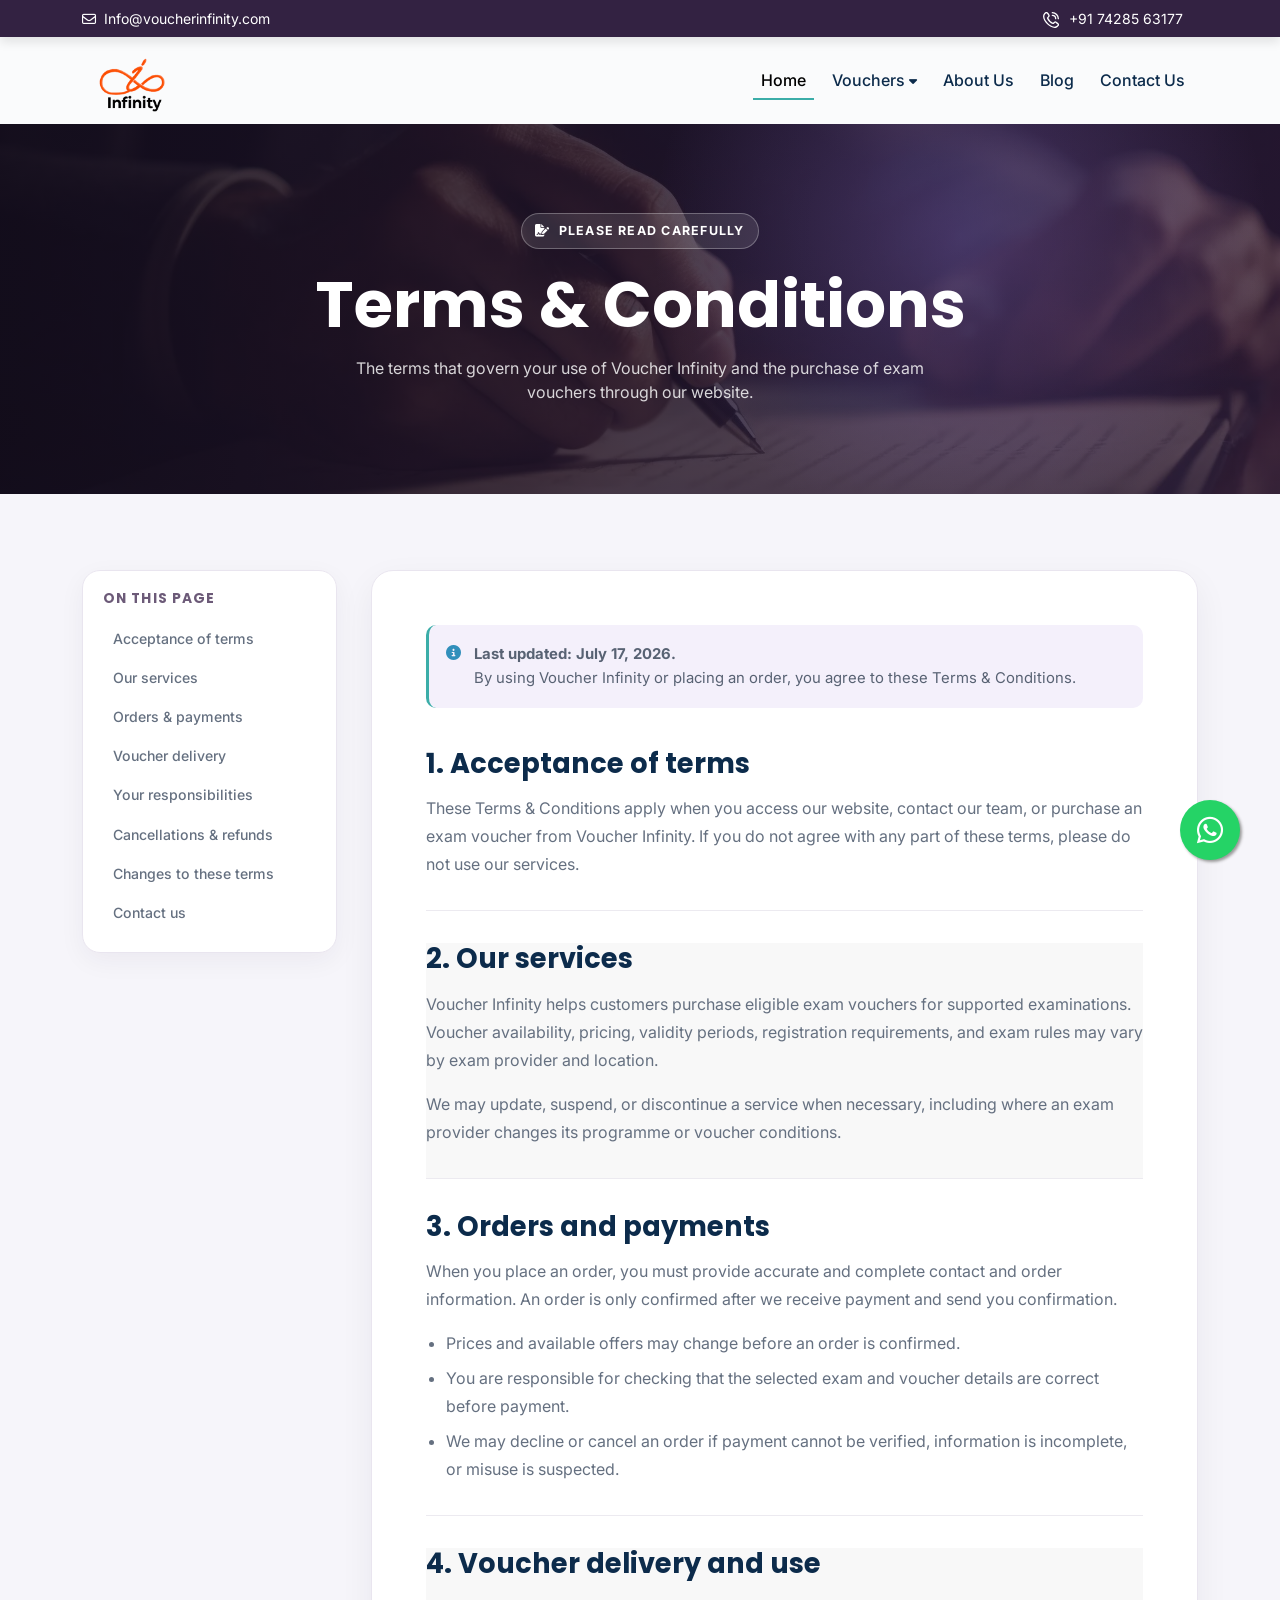
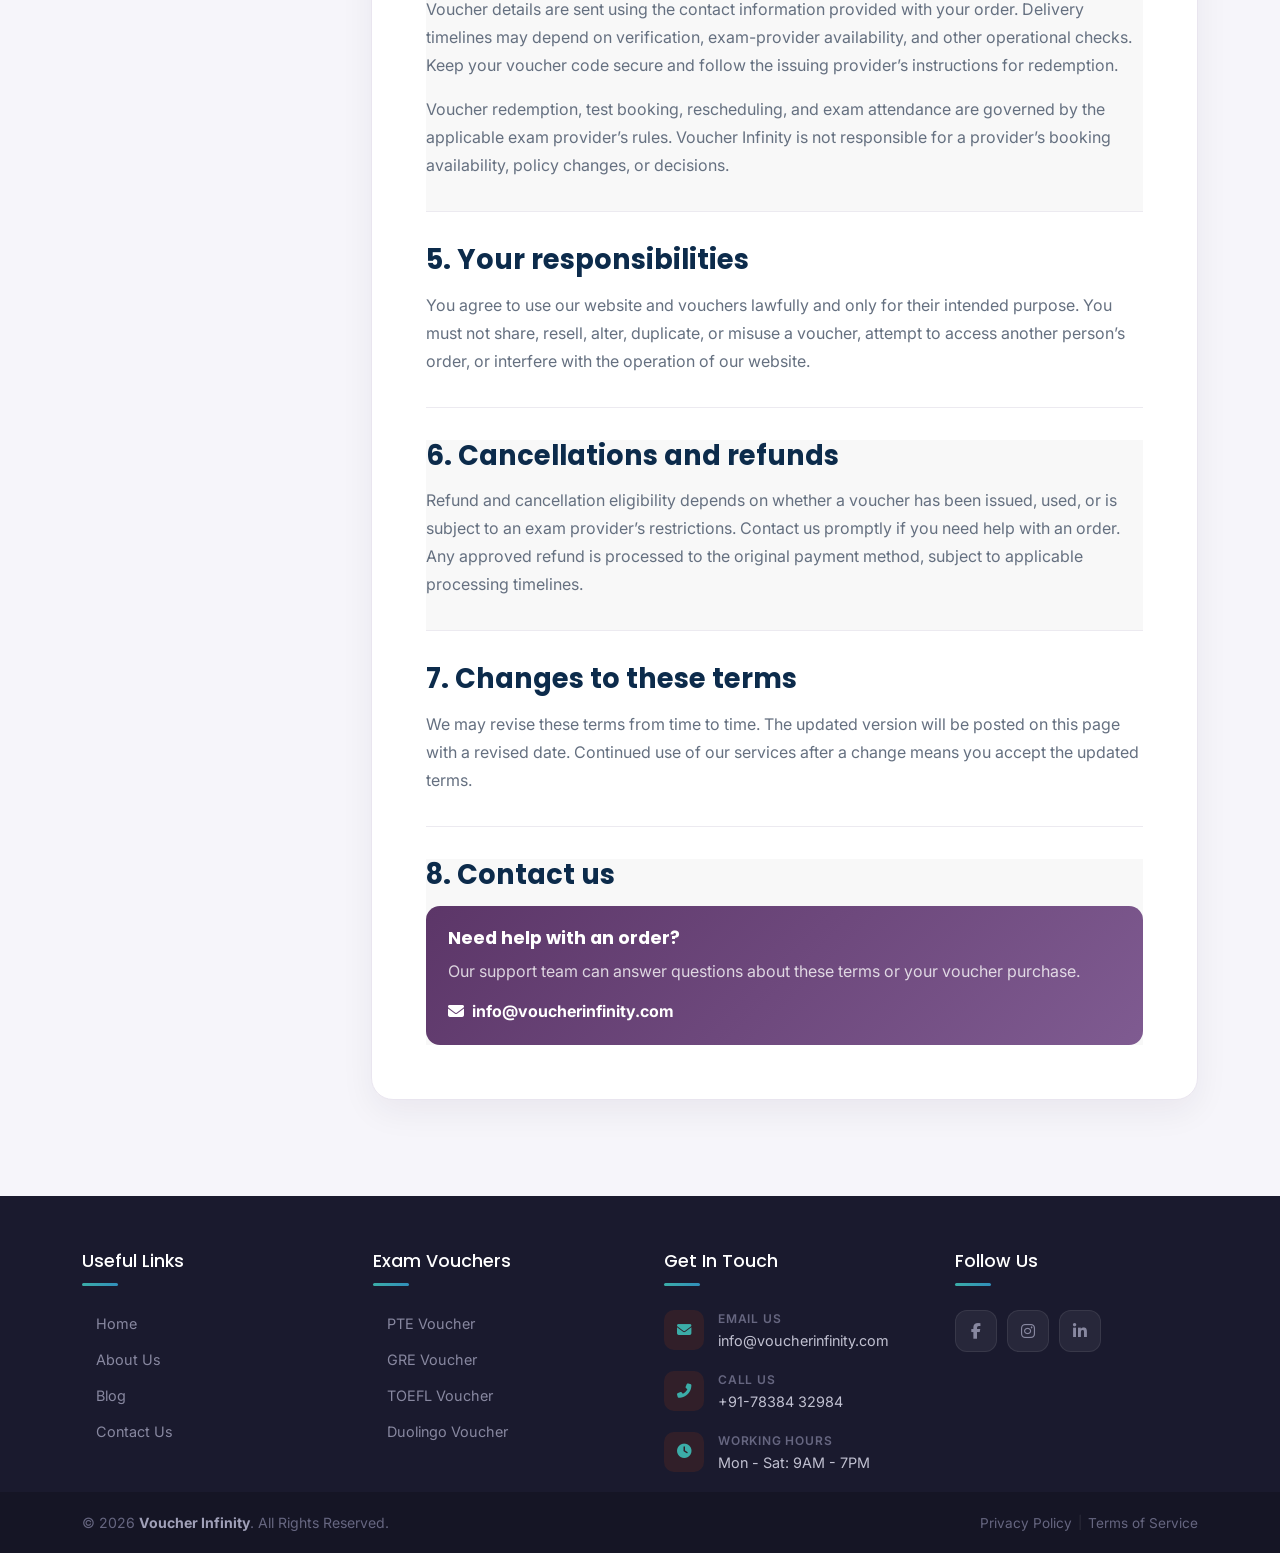
<file: trems-condition.html>
<!DOCTYPE html>
<html lang="en">

<head>
    <meta charset="UTF-8">
    <meta name="viewport" content="width=device-width, initial-scale=1.0">
    <title>Terms &amp; Conditions - Voucher Infinity</title>
    <meta name="description"
        content="Read the terms and conditions for using Voucher Infinity and purchasing exam vouchers.">
    <link rel="preconnect" href="https://fonts.googleapis.com">
    <link rel="preconnect" href="https://fonts.gstatic.com" crossorigin>
    <link
        href="https://fonts.googleapis.com/css2?family=Inter:wght@300;400;500;600;700&family=Poppins:wght@500;600;700;800&display=swap"
        rel="stylesheet">
    <link href="https://cdn.jsdelivr.net/npm/bootstrap@5.3.0/dist/css/bootstrap.min.css" rel="stylesheet">
    <link rel="stylesheet" href="https://cdnjs.cloudflare.com/ajax/libs/font-awesome/6.4.0/css/all.min.css">
    <link href="https://unpkg.com/aos@2.3.1/dist/aos.css" rel="stylesheet">
    <link rel="stylesheet" href="assets/css/style.css">
    <link rel="stylesheet" href="assets/css/terms-condition.css">
</head>

<body>
    <div class="top-header py-2">
        <div class="container">
            <div class="d-flex align-items-center justify-content-between " style="gap:25px">
                <a href="mailto:Info@voucherinfinity.com" class="" style="color: white;">
                    <i class="fa-regular fa-envelope me-1"></i> Info@voucherinfinity.com
                </a>
                <a href="tel:+917428563177" class="" style="color: white;">
                    <span class="me-1 text-white" style="max-width: 14px;"><svg data-name="Layer 1" viewBox="0 0 24 24"
                            style="fill: white;
    margin-right: 0.4rem;
    width: 16px;
    height: 16px;">
                            <path
                                d="M13,1a1,1,0,0,1,1-1A10.011,10.011,0,0,1,24,10a1,1,0,0,1-2,0,8.009,8.009,0,0,0-8-8A1,1,0,0,1,13,1Zm1,5a4,4,0,0,1,4,4,1,1,0,0,0,2,0,6.006,6.006,0,0,0-6-6,1,1,0,0,0,0,2Zm9.093,10.739a3.1,3.1,0,0,1,0,4.378l-.91,1.049c-8.19,7.841-28.12-12.084-20.4-20.3l1.15-1A3.081,3.081,0,0,1,7.26.906c.031.031,1.884,2.438,1.884,2.438a3.1,3.1,0,0,1-.007,4.282L7.979,9.082a12.781,12.781,0,0,0,6.931,6.945l1.465-1.165a3.1,3.1,0,0,1,4.281-.006S23.062,16.708,23.093,16.739Zm-1.376,1.454s-2.393-1.841-2.424-1.872a1.1,1.1,0,0,0-1.549,0c-.027.028-2.044,1.635-2.044,1.635a1,1,0,0,1-.979.152A15.009,15.009,0,0,1,5.9,9.3a1,1,0,0,1,.145-1S7.652,6.282,7.679,6.256a1.1,1.1,0,0,0,0-1.549c-.031-.03-1.872-2.425-1.872-2.425a1.1,1.1,0,0,0-1.51.039l-1.15,1C-2.495,10.105,14.776,26.418,20.721,20.8l.911-1.05A1.121,1.121,0,0,0,21.717,18.193Z">
                            </path>
                        </svg></span>+91 74285 63177
                </a>

            </div>
        </div>
    </div>
    <nav class="navbar navbar-expand-lg navbar-light" id="mainNavbar2">
        <div class="container">
            <a class="navbar-brand" href="index.html">
                <!-- <img src="assets/images/logo-white.png" alt="" class="nav-logo" style="max-width: 100px;"> -->
                <img src="assets/images/logo.png" alt="" class="nav-logo" style="max-width: 100px;">
            </a>

            <button class=" navbar-toggler ms-auto" type="button" data-bs-toggle="collapse"
                data-bs-target="#heronavbar">
                <span class="navbar-toggler-icon"></span>
            </button>
            <div class="collapse navbar-collapse" id="heronavbar">
                <ul class="navbar-nav ms-auto">
                    <li class="nav-item">
                        <a class="nav-link active" href="index.html">Home</a>
                    </li>
                    <li class="nav-item voucher-dropdown dropdown">
                        <a class="nav-link " href=" #" style="pointer-events: none;">
                            Vouchers <i class="fa-solid fa-caret-down "></i>
                        </a>


                        <!-- VOUCHERS DROP DOWN -->
                        <ul class="dropdown-menu">
                            <li><a class="dropdown-item" href="exam-voucher-detail.html?exam=pte">PTE Voucher</a></li>
                            <li><a class="dropdown-item" href="exam-voucher-detail.html?exam=gre">GRE Voucher</a></li>
                            <li><a class="dropdown-item" href="exam-voucher-detail.html?exam=duolingo">Duolingo
                                    Voucher</a></li>
                            <li><a class="dropdown-item" href="exam-voucher-detail.html?exam=toefl">TOEFL Voucher</a>
                            </li>
                        </ul>

                    </li>
                    <li class="nav-item">
                        <a class="nav-link" href="about.html">About Us</a>
                    </li>
                    <li class="nav-item">
                        <a class="nav-link" href="blog.html">Blog</a>
                    </li>
                    <li class="nav-item">
                        <a class="nav-link" href="contact.html">Contact Us</a>
                    </li>
                </ul>
            </div>
        </div>
    </nav>

    <header class="terms-hero">
        <div class="container" data-aos="fade-up">
            <span class="terms-kicker"><i class="fas fa-file-signature"></i> Please read carefully</span>
            <h1>Terms &amp; Conditions</h1>
            <p>The terms that govern your use of Voucher Infinity and the purchase of exam vouchers through our website.
            </p>
        </div>
    </header>

    <main class="terms-shell">
        <div class="container">
            <div class="terms-layout">
                <aside class="terms-nav" data-aos="fade-right">
                    <h2>On this page</h2>
                    <a href="#acceptance">Acceptance of terms</a><a href="#services">Our services</a><a
                        href="#orders">Orders &amp; payments</a><a href="#delivery">Voucher delivery</a><a
                        href="#responsibilities">Your responsibilities</a><a href="#refunds">Cancellations &amp;
                        refunds</a><a href="#changes">Changes to these terms</a><a href="#contact">Contact us</a>
                </aside>
                <article class="terms-content" data-aos="fade-up">
                    <div class="terms-note"><i class="fas fa-circle-info"></i>
                        <div><strong>Last updated: July 17, 2026.</strong><br>By using Voucher Infinity or placing an
                            order, you agree to these Terms &amp; Conditions.</div>
                    </div>
                    <section class="terms-section" id="acceptance">
                        <h2>1. Acceptance of terms</h2>
                        <p>These Terms &amp; Conditions apply when you access our website, contact our team, or purchase
                            an exam voucher from Voucher Infinity. If you do not agree with any part of these terms,
                            please do not use our services.</p>
                    </section>
                    <section class="terms-section" id="services">
                        <h2>2. Our services</h2>
                        <p>Voucher Infinity helps customers purchase eligible exam vouchers for supported examinations.
                            Voucher availability, pricing, validity periods, registration requirements, and exam rules
                            may vary by exam provider and location.</p>
                        <p>We may update, suspend, or discontinue a service when necessary, including where an exam
                            provider changes its programme or voucher conditions.</p>
                    </section>
                    <section class="terms-section" id="orders">
                        <h2>3. Orders and payments</h2>
                        <p>When you place an order, you must provide accurate and complete contact and order
                            information. An order is only confirmed after we receive payment and send you confirmation.
                        </p>
                        <ul>
                            <li>Prices and available offers may change before an order is confirmed.</li>
                            <li>You are responsible for checking that the selected exam and voucher details are correct
                                before payment.</li>
                            <li>We may decline or cancel an order if payment cannot be verified, information is
                                incomplete, or misuse is suspected.</li>
                        </ul>
                    </section>
                    <section class="terms-section" id="delivery">
                        <h2>4. Voucher delivery and use</h2>
                        <p>Voucher details are sent using the contact information provided with your order. Delivery
                            timelines may depend on verification, exam-provider availability, and other operational
                            checks. Keep your voucher code secure and follow the issuing provider’s instructions for
                            redemption.</p>
                        <p>Voucher redemption, test booking, rescheduling, and exam attendance are governed by the
                            applicable exam provider’s rules. Voucher Infinity is not responsible for a provider’s
                            booking availability, policy changes, or decisions.</p>
                    </section>
                    <section class="terms-section" id="responsibilities">
                        <h2>5. Your responsibilities</h2>
                        <p>You agree to use our website and vouchers lawfully and only for their intended purpose. You
                            must not share, resell, alter, duplicate, or misuse a voucher, attempt to access another
                            person’s order, or interfere with the operation of our website.</p>
                    </section>
                    <section class="terms-section" id="refunds">
                        <h2>6. Cancellations and refunds</h2>
                        <p>Refund and cancellation eligibility depends on whether a voucher has been issued, used, or is
                            subject to an exam provider’s restrictions. Contact us promptly if you need help with an
                            order. Any approved refund is processed to the original payment method, subject to
                            applicable processing timelines.</p>
                    </section>
                    <section class="terms-section" id="changes">
                        <h2>7. Changes to these terms</h2>
                        <p>We may revise these terms from time to time. The updated version will be posted on this page
                            with a revised date. Continued use of our services after a change means you accept the
                            updated terms.</p>
                    </section>
                    <section class="terms-section" id="contact">
                        <h2>8. Contact us</h2>
                        <div class="terms-contact">
                            <h3>Need help with an order?</h3>
                            <p>Our support team can answer questions about these terms or your voucher purchase.</p><a
                                href="mailto:info@voucherinfinity.com"><i class="fas fa-envelope"></i>
                                info@voucherinfinity.com</a>
                        </div>
                    </section>
                </article>
            </div>
        </div>
    </main>

    <footer class="site-footer" id="site-footer">
        <!-- Main Footer Content -->
        <div class="footer-main">
            <div class="container">
                <div class="row g-5">
                    <!-- Quick Links -->
                    <div class="col-lg-3 col-md-6 col-6">
                        <h5 class="footer-col-title">Useful Links</h5>
                        <ul class="footer-nav-list" id="footer-quick-links">
                            <li><a href="index.html"><i class="fas fa-chevron-right"></i> Home</a></li>
                            <li><a href="about.html"><i class="fas fa-chevron-right"></i> About Us</a></li>
                            <!-- <li><a href="vouchers.html"><i class="fas fa-chevron-right"></i> Vouchers</a></li> -->
                            <li><a href="blog.html"><i class="fas fa-chevron-right"></i> Blog</a></li>
                            <li><a href="contact.html"><i class="fas fa-chevron-right"></i> Contact Us</a></li>
                        </ul>
                    </div>

                    <!-- Exam Categories -->
                    <div class="col-lg-3 col-md-6 col-6">
                        <h5 class="footer-col-title">Exam Vouchers</h5>
                        <ul class="footer-nav-list" id="footer-categories">
                            <li><a href="exam-voucher-detail.html?exam=pte"><i class="fas fa-chevron-right"></i> PTE
                                    Voucher</a></li>
                            <li><a href="exam-voucher-detail.html?exam=gre"><i class="fas fa-chevron-right"></i> GRE
                                    Voucher</a></li>
                            <li><a href="exam-voucher-detail.html?exam=toefl"><i class="fas fa-chevron-right"></i> TOEFL
                                    Voucher</a>
                            </li>
                            <li><a href="exam-voucher-detail.html?exam=duolingo"><i class="fas fa-chevron-right"></i>
                                    Duolingo
                                    Voucher</a></li>

                        </ul>
                    </div>

                    <!-- Contact Info -->
                    <div class="col-lg-3 col-md-6">
                        <h5 class="footer-col-title">Get In Touch</h5>
                        <ul class="footer-contact-list" id="footer-contact-info">
                            <li>
                                <div class="footer-contact-icon"><i class="fas fa-envelope"></i></div>
                                <div>
                                    <span class="footer-contact-label">Email Us</span>
                                    <a href="mailto:info@voucherinfinity.com">info@voucherinfinity.com</a>
                                </div>
                            </li>
                            <li>
                                <div class="footer-contact-icon"><i class="fas fa-phone-alt"></i></div>
                                <div>
                                    <span class="footer-contact-label">Call Us</span>
                                    <a href="tel:+917838432984">+91-78384 32984</a>
                                </div>
                            </li>
                            <li>
                                <div class="footer-contact-icon"><i class="fas fa-clock"></i></div>
                                <div>
                                    <span class="footer-contact-label">Working Hours</span>
                                    <span class="footer-contact-value">Mon - Sat: 9AM - 7PM</span>
                                </div>
                            </li>
                            <!-- <li>
                <div class="footer-contact-icon"><i class="fas fa-map-marker-alt"></i></div>
                <div>
                  <span class="footer-contact-label">Location</span>
                  <span class="footer-contact-value">New Delhi, India</span>
                </div>
              </li>
             -->
                        </ul>
                    </div>
                    <div class="col-lg-3 col-md-6">
                        <h5 class="footer-col-title">Follow Us </h5>
                        <div class="footer-brand-block">
                            <!-- <a href="index.html" class="footer-logo-link d-inline-flex align-items-center gap-2 mb-3">

                <img src="assets/images/logo-white.png" alt="footer-logo" style="max-width: 100px;" />
              </a> -->

                            <div class="footer-social-links">
                                <a href="https://www.facebook.com/voucherinfinity/" class="footer-social-link"
                                    aria-label="Facebook" id="footer-social-facebook">
                                    <i class="fab fa-facebook-f"></i>
                                </a>

                                <a href="https://www.instagram.com/voucherinfinity/" class="footer-social-link"
                                    aria-label="Instagram" id="footer-social-instagram">
                                    <i class="fab fa-instagram"></i>
                                </a>
                                <a href="https://www.linkedin.com/company/voucherinfinity/" class="footer-social-link"
                                    aria-label="LinkedIn" id="footer-social-linkedin">
                                    <i class="fab fa-linkedin-in"></i>
                                </a>

                            </div>
                        </div>
                    </div>
                </div>

                <!-- Trust Badges Row -->

            </div>
        </div>

        <!-- Footer Bottom -->
        <div class="footer-bottom-bar">
            <div class="container">
                <div class="row align-items-center g-3">
                    <div class="col-md-6 text-center text-md-start">
                        <p class="footer-copyright mb-0">&copy; 2026 <strong>Voucher Infinity</strong>. All Rights
                            Reserved.</p>
                    </div>
                    <div class="col-md-6 text-center text-md-end">
                        <div class="footer-legal-links" id="footer-legal-links">
                            <a href="privacy-policy.html">Privacy Policy</a>
                            <span class="footer-legal-sep">|</span>
                            <a href="trems-condition.html">Terms of Service</a>


                        </div>
                    </div>
                </div>
            </div>
        </div>
    </footer>
    <a href="https://wa.me/919876543210" class="whatsapp-float" target="_blank" aria-label="Chat with us on WhatsApp"><i
            class="fab fa-whatsapp"></i></a>
    <script src="https://code.jquery.com/jquery-3.6.0.min.js"></script>
    <script src="https://cdn.jsdelivr.net/npm/bootstrap@5.3.0/dist/js/bootstrap.bundle.min.js"></script>
    <script src="https://unpkg.com/aos@2.3.1/dist/aos.js"></script>
    <script src="assets/js/main.js"></script>
</body>

</html>
</file>
<file: assets/css/style.css>
:root {
  --primary-color: #3bada8;
  --secondary-color: #318fbb;

  --light-bg: #F8F9FA;
  --body-font: 'Inter', sans-serif;
  --heading-font: 'Poppins', sans-serif;
  --border-radius-sm: 8px;
  --border-radius-md: 16px;
  --border-radius-lg: 24px;
  --box-shadow: 0 10px 30px rgba(0, 0, 0, 0.08);
  --box-shadow-hover: 0 15px 40px rgba(252, 77, 1, 0.15);
  --transition: all 0.3s ease;
  --primary-gradient: linear-gradient(90deg, var(--primary-color), var(--secondary-color));
  --gradient-btn: linear-gradient(90deg, var(--secondary-color) 0%, var(--primary-color) 100%);
  --shadow-sm: 0 4px 6px rgba(0, 0, 0, 0.05);
  --shadow-md: 0 10px 20px rgba(0, 0, 0, 0.08);
  --shadow-lg: 0 20px 40px rgba(0, 0, 0, 0.12);
  --shadow-card: 0 20px 40px rgba(3, 123, 128, 0.26);
  --theme-white: #ffffff;
  /* --white: #ffffff; */
  --dark-color: #0C2B4B;
  --light-primary-color: rgba(130, 238, 238, 0.16);
  --light-color: #747781;

}

body {
  font-family: var(--body-font);
  color: #333;
  overflow-x: hidden;
  background-color: #FAFBFC;
}

h1,
h2,
h3,
h4,
h5,
h6 {
  font-family: var(--heading-font);
  font-weight: 700;
  color: var(--dark-color);
}

a {
  text-decoration: none;
  transition: var(--transition);
}

section {
  background-color: #f8f8f8;
}

section:nth-child(even) {
  background-color: #ffffff;
}

/* Utilities */
.text-primary-custom {
  color: var(--primary-color);
}

.text-secondary-custom {
  color: var(--secondary-color);
}

.bg-primary-custom {
  background-color: var(--primary-color);
}

.bg-secondary-custom {
  background-color: var(--secondary-color);
}

.btn-primary-custom {
  background: var(--primary-color);
  color: #fff;
  border: none;
  border-radius: 8px;
  padding: 10px 14px;
  font-weight: 600;
  transition: var(--transition);
  /* box-shadow: 0 4px 15px var(--primary-color); */
  font-size: 14px;
  width: 100%;
  text-align: center;
}

.btn-secondary-custom {
  background: white;
  color: var(--primary-color);
  border: 1px solid var(--primary-color);
  border-radius: 8px;
  padding: 10px 14px;
  font-weight: 600;
  transition: var(--transition);
  box-shadow: 0 4px 15px var(--primary-color);
  font-size: 14px;
  width: 100%;
  text-align: center;

}

.btn-primary-custom-2 {
  background: white;
  color: var(--primary-color);
  border: 1px solid var(--primary-color);
  border-radius: 8px;
  padding: 10px 14px;
  font-weight: 600;
  transition: var(--transition);
  box-shadow: 0 4px 15px var(--primary-color);
  font-size: 14px;
  text-align: center;
}

.btn-primary-custom-2:hover {
  background: white;
  transform: translateY(-2px);
  box-shadow: 0 1px 0 rgba(16, 36, 62, .08);
  color: var(--primary-color);
  transform: translateY(-2px);

}

.btn-primary-custom:hover,
.btn-secondary-custom:hover {
  transform: translateY(-2px);
  box-shadow: 0 6px 20px rgba(252, 77, 1, 0.4);


}

.btn-outline-custom {
  border: 2px solid var(--primary-color);
  color: var(--primary-color);
  background: transparent;
  border-radius: 50px;
  padding: 8px 22px;
  font-weight: 600;
  transition: var(--transition);
  text-align: center;
}

.btn-outline-custom:hover {
  background: var(--primary-color);
  color: #fff;
}

.glass-card {
  background: rgba(255, 255, 255, 0.85);
  backdrop-filter: blur(10px);
  border: 1px solid rgba(255, 255, 255, 0.3);
  border-radius: var(--border-radius-md);
  box-shadow: var(--box-shadow);
  transition: var(--transition);
}

.glass-card:hover {
  transform: translateY(-5px);
  box-shadow: var(--box-shadow-hover);
}

/* Navbar Sticky */
.navbar {
  transition: var(--transition);
  /* padding: 15px 0; */
  background-color: rgba(255, 255, 255, 0.95);
  /* backdrop-filter: blur(10px); */
}



.navbar.sticky {
  box-shadow: 0 1px 0 rgba(16, 36, 62, .08);
  /* padding: 10px 0; */
}

.navbar-brand {
  font-family: var(--heading-font);
  font-weight: 800;
  font-size: 1.5rem;
  color: var(--primary-color) !important;
}

.nav-link {
  font-weight: 500;
  color: var(--dark-color);
  margin: 0 5px;
  position: relative;
}

.nav-link::after {
  content: '';
  position: absolute;
  width: 0;
  height: 2px;
  background-color: var(--primary-color);
  bottom: 0;
  left: 0;
  transition: var(--transition);
}

.nav-link:hover::after,
.nav-link.active::after {
  width: 100%;
}

.dropdown-toggle::after {
  content: "\f107";
  font-family: "Font Awesome 6 Free";
  font-weight: 900;
  border: none;
  margin-left: 5px;
}

@media screen and (width >=1024px) {

  .dropdown-menu {
    box-shadow: 0px 10px 30px rgba(0, 0, 0, 0.15);
  }
}

.dropdown-menu {
  border-radius: 0px !important;
  /* border: 1px solid #e0e0e0; */

  border: none !important;
  box-shadow: none;

  padding-top: 10px;
  top: 100%;

}

.dropdown-item {
  padding: 10px 20px;
  color: #333;
  font-weight: 500;
  transition: 0.2s ease;
}

.dropdown-item:hover {
  background-color: var(--primary-color);
  color: white;
}

.voucher-dropdown:hover .dropdown-menu {
  display: block;
}

.top-header {
  background-color: #332242;
  padding: 5px 0px;
  box-shadow: 0px 5px 10px rgba(0, 0, 0, 0.1);
}

.top-header a {
  font-size: 14px;
}

/* Base state for all items */
.testimonials-carousel .owl-item {
  opacity: 0.6;
  filter: blur(4px);
  transform: scale(0.9);
  transition: all 0.5s ease;
}

/* Active and Centered state */
.testimonials-carousel .owl-item.center {
  opacity: 1;
  filter: blur(0);
  transform: scale(1);
  z-index: 10;
  /* Ensures the center card sits on top */
}



.top-header a {
  color: var(--white);
  text-decoration: none;
  margin-right: 15px;
  transition: var(--transition);
}

.top-header a:hover {
  color: var(--accent-color);
}

.navbar {
  background-color: var(--white);
  box-shadow: var(--shadow-sm);
  transition: var(--transition);
  padding: 7px 0;
}



@keyframes slideDown {
  from {
    transform: translateY(-100%);
  }

  to {
    transform: translateY(0);
  }
}


.nav-link::after {
  content: '';
  position: absolute;
  width: 0%;
  height: 2px;
  background-color: var(--primary-color);
  bottom: 0;
  left: 0;
  transition: var(--transition);
}

.nav-link:hover::after,
.nav-link.active::after {
  width: 100%;
}

.navbar.sticky {
  position: fixed;
  top: 0;
  width: 100%;
  z-index: 1030;
  animation: slideDown 0.4s ease-in-out;
  box-shadow: 0 1px 0 rgba(16, 36, 62, .08);
  padding: 10px 0;
  background-color: var(--light-bg);

}

.navbar.sticky .nav-link {
  color: var(--dark-color);
}

/* Hero Section */


.hero-section {
  position: relative;
  min-height: 85vh;
  display: block;
  /* Changed from flex */
  background: #000;
}

.hero-section .owl-theme .owl-nav {
  margin-top: 0px;
}

.hero-section.p-0 {
  padding: 0 !important;
}

.hero-slide {
  height: 85vh;
  background-size: cover;
  background-position: center;
  background-repeat: no-repeat;
  position: relative;
  display: flex;
  align-items: center;
}

.hero-overlay {
  position: absolute;
  top: 0;
  left: 0;
  width: 100%;
  height: 100%;
  background: rgba(0, 0, 0, 0.65);
  z-index: 1;
}

.hero-content {
  position: relative;
  z-index: 2;
}

.hero-content h1 {
  font-size: 3.5rem;
  line-height: 1.2;
  margin-bottom: 20px;
  font-weight: 500;
}

.hero-content h1 span {
  color: var(--primary-color);
  /* -webkit-background-clip: text;
  -webkit-text-fill-color: transparent; */
}

.hero-content p {
  font-size: 1.25rem;
  color: #ddd !important;
  margin-bottom: 30px;
}

/* Owl Carousel Custom Nav & Dots */
:is(.hero-carousel, .our-exam-vouchers, .testimonials-carousel) .owl-nav button.owl-prev,
:is(.hero-carousel, .our-exam-vouchers, .testimonials-carousel) .owl-nav button.owl-next {
  position: absolute;
  top: 50%;
  transform: translateY(-50%);
  width: 50px;
  height: 50px;
  background: rgba(221, 221, 221, 0.8);
  color: #fff;
  border-radius: 50% !important;
  font-size: 1.5rem !important;
  transition: var(--transition);
  display: flex;
  align-items: center;
  justify-content: center;
}







@media screen and (min-width:992px) {
  :is(.hero-carousel, .our-exam-vouchers, .testimonials-carousel) .owl-nav button.owl-prev {
    left: 0px;

  }

  :is(.hero-carousel, .our-exam-vouchers, .testimonials-carousel) .owl-nav button.owl-next {
    right: 0px;

  }
}

@media screen and (width <=991px) {

  .our-exam-vouchers .owl-nav button.owl-prev,
  .testimonials-carousel .owl-nav button.owl-prev {
    display: none;
  }


  .our-exam-vouchers .owl-nav button.owl-next,
  .testimonials-carousel .owl-nav button.owl-next {
    display: none;
  }

}

/* @media screen and (max-width: 991px) { */




/* } */

/* .our-exam-vouchers .owl-nav button.owl-prev {
  left: -40px !important;

}

.our-exam-vouchers .owl-nav button.owl-next {
  right: -40px;

} */







.our-exam-vouchers .owl-nav button:hover,
.testimonials-carousel .owl-nav button:hover {
  background: var(--primary-color) !important;
}

:is(.testimonials-carousel, .our-exam-vouchers) .owl-dots {
  position: absolute;
  bottom: -30px;
  width: 100%;
  text-align: center;
}

#testimonial-section .container .testimonials-carousel .owl-dots .owl-dot span {
  width: 12px !important;
  height: 12px !important;
  background: rgba(183, 255, 251, 0.5) !important;
  margin: 5px 8px !important;
  transition: var(--transition) !important;
}

.our-exam-vouchers .owl-dot span {
  width: 12px !important;
  height: 12px !important;
  background: rgba(183, 255, 245, 0.5) !important;
  margin: 5px 8px !important;
  transition: var(--transition) !important;
}

#testimonial-section .container .testimonials-carousel .owl-dots .owl-dot.active span {
  background: var(--primary-color) !important;
  transform: scale(1.3);
}

.our-exam-vouchers .owl-dot.active span {
  background: var(--primary-color) !important;
  transform: scale(1.3);
}

/* Animations for Slide Content */
.our-exam-vouchers .owl-item.active .hero-content h1 {
  animation: fadeInUp 1s both 0.2s;
}

.our-exam-vouchers .owl-item.active .hero-content p {
  animation: fadeInUp 1s both 0.4s;
}

.our-exam-vouchers .owl-item.active .hero-content .d-flex {
  animation: fadeInUp 1s both 0.6s;
}

@keyframes fadeInUp {
  from {
    opacity: 0;
    transform: translate3d(0, 40px, 0);
  }

  to {
    opacity: 1;
    transform: translate3d(0, 0, 0);
  }
}

.trust-badge {
  display: inline-flex;
  align-items: center;
  gap: 10px;
  background: #fff;
  padding: 8px 16px;
  border-radius: 50px;
  box-shadow: 0 4px 10px rgba(0, 0, 0, 0.05);
  margin-top: 20px;
  font-weight: 500;
  color: #333;
}

.trust-badge i {
  color: #4CAF50;
}

/* Brands Section */
.brands-section {
  padding: 40px 0;
  /* background: #fff; */
  border-top: 1px solid #eee;
  border-bottom: 1px solid #eee;
}

.brand-logo {
  filter: grayscale(100%);
  opacity: 0.6;
  transition: var(--transition);
  max-height: 50px;
  margin: 0 auto;
}

.brand-logo:hover {
  filter: grayscale(0%);
  opacity: 1;
}

/* Categories Section */
.section-title {
  text-align: center;
  margin-bottom: 40px;
}

.section-title h2 {
  font-size: 2.5rem;
  margin-bottom: 15px;
  font-weight: 500;
  padding-bottom: 20px;
}

.section-title h2::after {
  content: '';
  position: absolute;
  left: 50%;
  bottom: 0;
  width: 60px;
  height: 3px;
  background: var(--primary-color);
  transform: translateX(-50%);
  border-radius: 4px;
}


.section-title p {
  color: #666;

  margin: 0 auto;
}

.category-card {
  padding: 40px 30px;
  text-align: center;
  border-radius: var(--border-radius-md);
  background: #fff;
  box-shadow: var(--box-shadow);
  transition: var(--transition);
  height: 100%;
}

.category-card:hover {
  transform: translateY(-10px);
  box-shadow: var(--box-shadow-hover);
}

.category-icon {
  width: 80px;
  height: 80px;
  background: rgba(252, 77, 1, 0.1);
  color: var(--primary-color);
  border-radius: 50%;
  display: inline-flex;
  align-items: center;
  justify-content: center;
  font-size: 2rem;
  margin-bottom: 20px;
  transition: var(--transition);
}

.category-card:hover .category-icon {
  background: var(--primary-color);
  color: #fff;
}

/* Premium Vouchers Section */

/* .voucher-features-modern {
  display: none;
} */

.voucher-card-premium {
  background: #fff;
  border-radius: 20px;
  overflow: hidden;
  /* box-shadow: var(--shadow-md); */
  transition: all 0.4s cubic-bezier(0.175, 0.885, 0.32, 1.275);
  position: relative;
  height: 100%;
  display: flex;
  flex-direction: column;
  border: 1px solid rgba(0, 0, 0, 0.2);
  margin-bottom: 4px;
}

.voucher-card-premium:hover {
  /* transform: translateY(-10px); */
  /* box-shadow: var(--shadow-card); */
  border-color: var(--primary-color);
}

.voucher-card-header {
  position: relative;
  padding: 10px;
  text-align: center;
  border-bottom: 1px solid rgba(0, 0, 0, 0.03);
}

.bg-light-orange {
  background-color: white;
}

.voucher-logo {
  height: 60px;
  object-fit: contain;
  /* width: 140px; */
  transition: transform 0.3s ease;
  /* width: 100%; */
}

.voucher-card-premium:hover .voucher-logo {
  transform: scale(1.1);
}

.discount-badge-modern {
  position: absolute;
  top: 15px;
  right: 15px;
  background: linear-gradient(135deg, #FF3B30, #FF6B6B);
  color: #fff;
  padding: 6px 14px;
  border-radius: 30px;
  font-size: 0.8rem;
  font-weight: 700;
  letter-spacing: 0.5px;
  box-shadow: 0 4px 10px rgba(255, 59, 48, 0.3);
  z-index: 2;
}

.voucher-card-body {
  padding: 26px 20px;
  flex-grow: 1;
  display: flex;
  flex-direction: column;
  justify-content: space-between;
}

.voucher-title {
  font-size: 1.1rem;
  font-weight: 600;
  margin-bottom: 15px;
  color: var(--dark-color);
  text-align: center;
}

.voucher-pricing {
  text-align: center;
  /* margin-bottom: 20px; */
}

.price-current {
  font-size: 1.5rem;
  font-weight: 500;
  color: var(--primary-color);
  display: inline-block;
  margin-right: 10px;
}

.price-original {
  font-size: 1.1rem;
  color: #999;
  font-weight: 500;
}

.voucher-divider {
  border-color: rgba(0, 0, 0, 0.04);
  margin: 0 0 20px 0;
  /* display: none; */
}

.voucher-features-modern {
  list-style: none;
  padding: 0;
  margin-bottom: 4px;
  flex-grow: 1;
}

.voucher-features-modern li {
  margin-bottom: 10px;
  color: #555;
  font-size: 13px;
  display: flex;
  align-items: center;
}

.voucher-features-modern li i {
  font-size: 1rem;
  margin-right: 8px;
  flex-shrink: 0;
  opacity: .7;
}

/* Features/Why Choose Us Modern */
.feature-card-modern {
  border: none;
  background: rgba(255, 255, 255, 0.9);
  transition: all 0.4s cubic-bezier(0.175, 0.885, 0.32, 1.275);
}

.feature-card-modern:hover {
  transform: translateY(-10px) scale(1.02);
  box-shadow: 0 15px 35px rgba(252, 77, 1, 0.1) !important;
  border-bottom: 3px solid var(--primary-color);
}

.feature-icon-modern {
  width: 70px;
  height: 70px;
  background-color: var(--light-primary-color);
  color: var(--primary-color);
  border-radius: 50%;
  display: flex;
  align-items: center;
  justify-content: center;
  font-size: 2rem;
  transition: all 0.4s ease;

}

.feature-card-modern:hover .feature-icon-modern {
  background: linear-gradient(135deg, var(--primary-color), var(--secondary-color));
  color: #fff;
  transform: rotateY(180deg);
}

/* How It Works Modern */
.how-it-works-wrapper {
  position: relative;
  border-top: 5px solid var(--primary-color);
}

.step-modern {
  position: relative;
  padding-bottom: 10px;
}

.step-modern:not(:last-child)::after {
  content: '';
  position: absolute;
  left: 21.5px;
  top: 45px;
  bottom: -15px;
  width: 2px;
  background-image: linear-gradient(to bottom, var(--primary-color) 50%, transparent 50%);
  background-size: 2px 10px;
  background-repeat: repeat-y;
  opacity: 0.3;
  z-index: 0;
}

.step-modern:hover .step-number {
  background: var(--primary-color);
  color: #fff;
  transform: scale(1.1);

}

.step-number {
  width: 45px;
  height: 45px;
  min-width: 45px;
  border-radius: 50%;
  background: #f8f9fa;
  color: var(--primary-color);
  font-size: 1.25rem;
  font-weight: 700;
  display: flex;
  align-items: center;
  justify-content: center;
  border: 2px solid var(--primary-color);
  position: relative;
  z-index: 1;
  transition: all 0.3s ease;
}

/* Comparison Section Modern */
.comparison-wrapper {
  background: #fff;
  border-radius: 16px;
  border: 1px solid #edf2f9;
  box-shadow: 0 10px 30px rgba(0, 0, 0, 0.02);
  overflow: hidden;
}

.comparison-table-modern {
  width: 100%;
  border-collapse: collapse;
  border-spacing: 0;
  margin: 0;
}

.comparison-table-modern th,
.comparison-table-modern td {
  padding: 20px 24px;
  text-align: left;
  vertical-align: middle;
  border-bottom: 1px solid #edf2f9;
  border-right: 1px solid #edf2f9;
}

.comparison-table-modern th:last-child,
.comparison-table-modern td:last-child {
  border-right: none;
}

.comparison-table-modern tr:last-child td {
  border-bottom: none;
}

.comparison-table-modern th {
  background-color: #fff;
  font-family: var(--heading-font);
  position: relative;
}

/* Feature Column */
.comparison-table-modern th:first-child,
.comparison-table-modern td:first-child {
  width: 38%;
}

.comparison-table-modern th:first-child {
  font-size: 0.85rem;
  font-weight: 700;
  color: #8c98a4;
  text-transform: uppercase;
  letter-spacing: 0.05em;
}

.feature-cell {
  gap: 16px;
}

.feature-icon-wrapper {
  width: 42px;
  height: 42px;
  border-radius: 50px;
  display: flex;
  align-items: center;
  justify-content: center;
  font-size: 1.1rem;
  border: 1px solid var(--primary-color);
  flex-shrink: 0;
}

/* Pastel colors for feature icons */
.icon-bg-1 {
  background-color: var(--light-primary-color);
  color: var(--primary-color)
}

.icon-bg-2 {
  background-color: rgba(111, 66, 193, 0.08);
  color: #6f42c1;
}

.icon-bg-3 {
  background-color: rgba(23, 162, 184, 0.08);
  color: #17a2b8;
}

.icon-bg-4 {
  background-color: rgba(79, 70, 229, 0.08);
  color: #4f46e5;
}

.icon-bg-5 {
  background-color: rgba(40, 167, 69, 0.08);
  color: #28a745;
}

.feature-text {
  display: flex;
  flex-direction: column;
}

.feature-title {
  font-weight: 700;
  font-size: 1rem;
  color: var(--dark-color);
  line-height: 1.2;
}

.feature-subtitle {
  font-size: 0.8rem;
  color: #8c98a4;
  margin-top: 3px;
  font-weight: 400;
}

/* Brand Column (Voucher Infinity) - Middle */
.comparison-table-modern th:nth-child(2),
.comparison-table-modern td:nth-child(2) {
  width: 31%;
}

.comparison-table-modern th:nth-child(2) {
  font-size: 1.3rem;
  font-weight: 700;
  padding-right: 70px;
}

.brand-title {
  display: flex;
  align-items: center;
  font-weight: 500;
  font-size: 16px;
}

.brand-title .text-dark-blue {
  color: var(--dark-color);
}

.brand-title .text-primary-color {
  color: var(--primary-color);
  margin-left: 4px;
}

/* Other Providers Column - Right */
.comparison-table-modern th:nth-child(3),
.comparison-table-modern td:nth-child(3) {
  width: 31%;
}

.comparison-table-modern th:nth-child(3) {
  font-size: 1.15rem;
  font-weight: 700;
  color: var(--dark-color);
  padding-right: 70px;
}

/* Watermarks */
.header-watermark {
  position: absolute;
  right: 20px;
  top: 50%;
  transform: translateY(-50%);
  width: 40px;
  height: 28px;
  border-radius: 6px;
  display: flex;
  align-items: center;
  justify-content: center;
  font-size: 0.85rem;
}

.watermark-success {
  background-color: rgba(59, 173, 168, 0.08);
  color: #3bada8;
}

.watermark-danger {
  background-color: rgba(220, 53, 69, 0.08);
  color: #dc3545;
}

/* Comparison Cells */
.comparison-cell {
  gap: 10px;
  font-size: 0.95rem;
}

.cell-check-icon {
  color: #3bada8;
  /* primary green/teal */
  font-size: 1.2rem;
  flex-shrink: 0;
}

.cell-cross-icon {
  color: #e06c75;
  /* muted/coral red */
  font-size: 1.2rem;
  flex-shrink: 0;
}

.comparison-cell .cell-text {
  color: #718096;
  font-weight: 400;
}

.comparison-cell.text-muted .cell-text {
  color: #718096;
  font-weight: 400;
}

/* Testimonials Modern */
.testimonial-card-modern {
  background: #fff;
  padding: 25px;
  border-radius: 10px;
  margin: 20px 10px;
  position: relative;
  transition: all 0.3s ease;
  border: 1px solid var(--primary-color);
  /* border-bottom: 4px solid transparent; */

}

.testimonial-card-modern:hover {
  /* transform: translateY(-5px); */
  box-shadow: 0 15px 40px rgba(252, 77, 1, 0.1);

}

.quote-icon-modern {
  position: absolute;
  top: 30px;
  right: 30px;
  font-size: 4rem;
  color: rgba(252, 77, 1, 0.05);
  line-height: 1;
}

.stars-modern {
  color: #d4a72c;
  font-size: 14px;
  margin-bottom: 20px;
}

.testimonial-text-modern {
  font-size: 1.05rem;
  line-height: 1.6;
  color: #555;
  font-style: italic;
  margin-bottom: 25px;
  position: relative;
  z-index: 1;
}

.user-info-modern {
  display: flex;
  align-items: center;
  border-top: 1px solid rgba(0, 0, 0, 0.05);
  padding-top: 20px;
}

#testimonial-section .user-avatar-modern {
  width: 60px;
  height: 60px;
  border-radius: 50%;
  margin-right: 15px;
  object-fit: cover;
  border: 2px solid var(--primary-color);
  padding: 2px;
  margin-bottom: 10px;
}

/* FAQ */
.accordion-item {
  border: none;
  margin-bottom: 15px;
  border-radius: var(--border-radius-sm) !important;
  box-shadow: 0 5px 15px rgba(0, 0, 0, 0.05);
  overflow: hidden;
}

.accordion-button {
  font-family: var(--heading-font);
  font-weight: 600;
  padding: 20px;
}

.accordion-button:not(.collapsed) {
  color: var(--primary-color);
  background-color: var(--light-primary-color);
  box-shadow: none;
}

.accordion-button:focus {
  box-shadow: none;
}

/* CTA Section */
.cta-section {
  background: linear-gradient(135deg, var(--primary-color), var(--secondary-color));
  padding: 80px 0;
  color: #fff;
  text-align: center;
  position: relative;
  overflow: hidden;
}

.cta-section h2 {
  color: #fff;
  margin-bottom: 20px;
}

/* ============================
   HOW TO BUY VOUCHER — Timeline
   ============================ */
.how-to-buy-section {
  position: relative;
  padding: 90px 0 80px;
  background: #ffffff;
  overflow: hidden;
}

/* Decorative blobs */
.htb-blob {
  position: absolute;
  border-radius: 50%;
  pointer-events: none;
  z-index: 0;
}

.htb-blob-1 {
  width: 420px;
  height: 420px;
  top: -120px;
  left: -140px;
  background: radial-gradient(circle, rgba(252, 77, 1, 0.06) 0%, transparent 70%);
}

.htb-blob-2 {
  width: 350px;
  height: 350px;
  bottom: -100px;
  right: -100px;
  background: radial-gradient(circle, rgba(230, 150, 3, 0.07) 0%, transparent 70%);
}

/* --- Header --- */
.htb-label {
  display: inline-flex;
  align-items: center;
  gap: 8px;
  background: rgba(252, 77, 1, 0.08);
  border: 1px solid rgba(252, 77, 1, 0.2);
  color: #FC4D01;
  padding: 7px 18px;
  border-radius: 50px;
  font-size: 0.82rem;
  font-weight: 700;
  letter-spacing: 1px;
  text-transform: uppercase;
  margin-bottom: 18px;
}

.htb-heading {
  font-family: var(--heading-font);
  font-size: 2.6rem;
  font-weight: 800;
  color: var(--dark-color);
  margin-bottom: 16px;
  line-height: 1.25;
}

.htb-heading-accent {
  background: linear-gradient(135deg, #FC4D01, #e69603);
  -webkit-background-clip: text;
  -webkit-text-fill-color: transparent;
  background-clip: text;
}

.htb-subtext {
  color: #666;
  font-size: 1rem;
  line-height: 1.75;
  max-width: 540px;
  margin: 0 auto 60px;
}

/* --- Timeline Grid --- */
.htb-timeline-wrap {
  position: relative;
  display: grid;
  grid-template-columns: repeat(5, 1fr);
  gap: 0;
  margin-bottom: 50px;
}

/* Horizontal connector line */
.htb-connector-line {
  position: absolute;
  top: 44px;
  left: calc(10% + 30px);
  right: calc(10% + 30px);
  height: 2px;
  background: linear-gradient(90deg, #FC4D01, #e69603, #FC4D01);
  background-size: 200% auto;
  animation: htbLineShimmer 3s linear infinite;
  z-index: 0;
}

@keyframes htbLineShimmer {
  0% {
    background-position: 0% center;
  }

  100% {
    background-position: 200% center;
  }
}

/* --- Individual Step --- */
.htb-step {
  position: relative;
  display: flex;
  flex-direction: column;
  align-items: center;
  text-align: center;
  padding: 0 12px;
  z-index: 1;
}

.htb-step-icon-wrap {
  position: relative;
  margin-bottom: 24px;
}

/* Step number badge */
.htb-step-num {
  position: absolute;
  top: -10px;
  right: -10px;
  width: 24px;
  height: 24px;
  border-radius: 50%;
  background: linear-gradient(135deg, #FC4D01, #e69603);
  color: #fff;
  font-size: 0.7rem;
  font-weight: 800;
  display: flex;
  align-items: center;
  justify-content: center;
  z-index: 2;
  box-shadow: 0 2px 8px rgba(252, 77, 1, 0.4);
  font-family: var(--heading-font);
}

.htb-num-final {
  background: linear-gradient(135deg, #059669, #10b981);
  box-shadow: 0 2px 8px rgba(5, 150, 105, 0.4);
}

/* Step icon circle */
.htb-step-icon {
  width: 88px;
  height: 88px;
  border-radius: 50%;
  background: #fff;
  border: 2px solid rgba(252, 77, 1, 0.15);
  box-shadow: 0 8px 28px rgba(252, 77, 1, 0.1);
  display: flex;
  align-items: center;
  justify-content: center;
  font-size: 1.7rem;
  color: #FC4D01;
  transition: all 0.4s cubic-bezier(0.175, 0.885, 0.32, 1.275);
  position: relative;
  z-index: 1;
}

.htb-step:hover .htb-step-icon {
  background: linear-gradient(135deg, #FC4D01, #e69603);
  color: #fff;
  transform: translateY(-6px) scale(1.08);
  box-shadow: 0 16px 36px rgba(252, 77, 1, 0.25);
  border-color: transparent;
}

.htb-icon-final {
  border-color: rgba(5, 150, 105, 0.2);
  color: #059669;
  box-shadow: 0 8px 28px rgba(5, 150, 105, 0.1);
}

.htb-step:hover .htb-icon-final {
  background: linear-gradient(135deg, #059669, #10b981);
  color: #fff;
  box-shadow: 0 16px 36px rgba(5, 150, 105, 0.25);
}

/* Step body */
.htb-step-body {
  padding: 0 4px;
}

.htb-step-title {
  font-family: var(--heading-font);
  font-size: 1rem;
  font-weight: 700;
  color: var(--dark-color);
  margin-bottom: 8px;
  transition: color 0.3s ease;
}

.htb-step:hover .htb-step-title {
  color: #FC4D01;
}

.htb-step-desc {
  font-size: 0.82rem;
  color: #777;
  line-height: 1.6;
  margin-bottom: 12px;
}

/* Step micro-tag */
.htb-step-tag {
  display: inline-flex;
  align-items: center;
  gap: 5px;
  font-size: 0.72rem;
  font-weight: 700;
  color: #FC4D01;
  background: rgba(252, 77, 1, 0.07);
  border: 1px solid rgba(252, 77, 1, 0.15);
  padding: 4px 12px;
  border-radius: 50px;
}

.htb-tag-success {
  color: #059669;
  background: rgba(5, 150, 105, 0.07);
  border-color: rgba(5, 150, 105, 0.15);
}

/* --- Trust Strip --- */
.htb-trust-strip {
  display: flex;
  align-items: center;
  justify-content: center;
  flex-wrap: wrap;
  gap: 0;
  background: linear-gradient(135deg, rgba(252, 77, 1, 0.04), rgba(230, 150, 3, 0.04));
  border: 1px solid rgba(252, 77, 1, 0.1);
  border-radius: 18px;
  padding: 22px 30px;
  margin-bottom: 10px;
}

.htb-trust-item {
  display: flex;
  align-items: center;
  gap: 10px;
  padding: 8px 24px;
  font-size: 0.88rem;
  font-weight: 600;
  color: #555;
  transition: color 0.3s ease;
}

.htb-trust-item:hover {
  color: #FC4D01;
}

.htb-trust-item i {
  font-size: 1.1rem;
  color: #FC4D01;
}

.htb-trust-sep {
  width: 1px;
  height: 28px;
  background: rgba(252, 77, 1, 0.15);
}

/* --- CTA Buttons --- */
.htb-cta-btn {
  background: linear-gradient(135deg, #25d366, #128c4e);
  color: #fff;
  font-weight: 700;
  font-size: 0.95rem;
  padding: 13px 32px;
  border-radius: 50px;
  border: none;
  box-shadow: 0 6px 20px rgba(37, 211, 102, 0.3);
  transition: all 0.35s cubic-bezier(0.175, 0.885, 0.32, 1.275);
  position: relative;
  overflow: hidden;
}

.htb-cta-btn::before {
  content: '';
  position: absolute;
  top: 0;
  left: -100%;
  width: 100%;
  height: 100%;
  background: linear-gradient(90deg, transparent, rgba(255, 255, 255, 0.18), transparent);
  transition: left 0.5s ease;
}

.htb-cta-btn:hover {
  color: #fff;
  transform: translateY(-3px) scale(1.03);
  box-shadow: 0 12px 30px rgba(37, 211, 102, 0.4);
}

.htb-cta-btn:hover::before {
  left: 100%;
}

.htb-cta-outline-btn {
  background: transparent;
  color: #FC4D01;
  font-weight: 700;
  font-size: 0.95rem;
  padding: 12px 32px;
  border-radius: 50px;
  border: 2px solid #FC4D01;
  transition: all 0.35s cubic-bezier(0.175, 0.885, 0.32, 1.275);
}

.htb-cta-outline-btn:hover {
  background: linear-gradient(135deg, #FC4D01, #e69603);
  color: #fff;
  border-color: transparent;
  transform: translateY(-3px) scale(1.03);
  box-shadow: 0 12px 30px rgba(252, 77, 1, 0.3);
}

/* --- Responsive: Mobile Vertical Timeline --- */
@media (max-width: 991px) {
  .htb-timeline-wrap {
    grid-template-columns: 1fr;
    gap: 0;
    max-width: 480px;
    margin: 0 auto 50px;
  }

  .htb-connector-line {
    display: none;
  }

  .htb-step {
    flex-direction: row;
    align-items: flex-start;
    text-align: left;
    gap: 20px;
    padding: 0 0 30px 0;
    position: relative;
  }

  /* Vertical dashed connector */
  .htb-step:not(:last-child)::after {
    content: '';
    position: absolute;
    left: 43px;
    top: 88px;
    bottom: 0;
    width: 2px;
    background: repeating-linear-gradient(to bottom, rgba(252, 77, 1, 0.25) 0px, rgba(252, 77, 1, 0.25) 6px, transparent 6px, transparent 12px);
  }

  .htb-step-icon-wrap {
    flex-shrink: 0;
    margin-bottom: 0;
  }

  .htb-step-icon {
    width: 76px;
    height: 76px;
    font-size: 1.4rem;
  }

  .htb-step-body {
    padding: 8px 0 0;
  }

  .htb-heading {
    font-size: 2rem;
  }
}

@media (max-width: 576px) {
  .htb-trust-strip {
    flex-direction: column;
    gap: 8px;
    padding: 18px 20px;
  }

  .htb-trust-sep {
    display: none;
  }

  .htb-cta-btn,
  .htb-cta-outline-btn {
    display: block;
    width: 100%;
    margin: 6px 0 !important;
    text-align: center;
  }
}



/* --- Marquee --- */
.success-marquee-wrap {
  position: relative;
  width: 100%;
  overflow: hidden;
  margin-top: 55px;
  padding: 10px 0 20px;
  mask-image: linear-gradient(to right, transparent 0%, black 8%, black 92%, transparent 100%);
  -webkit-mask-image: linear-gradient(to right, transparent 0%, black 8%, black 92%, transparent 100%);
}

.success-marquee-track {
  display: flex;
  gap: 24px;
  width: max-content;
  animation: successMarquee 38s linear infinite;
}

.success-marquee-wrap:hover .success-marquee-track {
  animation-play-state: paused;
}

@keyframes successMarquee {
  from {
    transform: translateX(0);
  }

  to {
    transform: translateX(-50%);
  }
}

/* --- Result Cards --- */
.success-result-card {
  background: #fff;
  border: 1px solid rgba(0, 0, 0, 0.07);
  border-radius: 20px;
  padding: 28px 22px 22px;
  min-width: 220px;
  max-width: 220px;
  text-align: center;
  flex-shrink: 0;
  transition: all 0.35s cubic-bezier(0.175, 0.885, 0.32, 1.275);
  position: relative;
  box-shadow: 0 4px 16px rgba(0, 0, 0, 0.06);
}

.success-result-card:hover {
  border-color: rgba(252, 77, 1, 0.2);
  transform: translateY(-10px);
  box-shadow: var(--box-shadow-hover);
}

/* Exam Badge */
.src-exam-badge {
  display: inline-block;
  padding: 4px 14px;
  border-radius: 50px;
  font-size: 0.7rem;
  font-weight: 700;
  letter-spacing: 0.5px;
  text-transform: uppercase;
  margin-bottom: 16px;
}

.src-badge-pte {
  background: rgba(5, 150, 105, 0.1);
  color: #059669;
  border: 1px solid rgba(5, 150, 105, 0.2);
}

.src-badge-aws {
  background: rgba(230, 150, 3, 0.1);
  color: #b07a00;
  border: 1px solid rgba(230, 150, 3, 0.2);
}

.src-badge-gre {
  background: rgba(37, 99, 235, 0.1);
  color: #1d4ed8;
  border: 1px solid rgba(37, 99, 235, 0.2);
}

.src-badge-toefl {
  background: rgba(124, 58, 237, 0.1);
  color: #6d28d9;
  border: 1px solid rgba(124, 58, 237, 0.2);
}

.src-badge-ms {
  background: rgba(252, 77, 1, 0.1);
  color: #d43700;
  border: 1px solid rgba(252, 77, 1, 0.2);
}

/* SVG Score Ring */
.src-score-ring {
  position: relative;
  width: 80px;
  height: 80px;
  margin: 0 auto 14px;
}

.src-score-ring svg {
  width: 80px;
  height: 80px;
  transform: rotate(-90deg);
}

.ring-bg {
  fill: none;
  stroke: #f0ede6;
  stroke-width: 6;
}

.ring-fill {
  fill: none;
  stroke-width: 6;
  stroke-linecap: round;
  transition: stroke-dashoffset 1.5s ease;
}

.ring-fill-green {
  stroke: #059669;
  filter: drop-shadow(0 0 3px rgba(5, 150, 105, 0.35));
}

.ring-fill-orange {
  stroke: #e69603;
  filter: drop-shadow(0 0 3px rgba(230, 150, 3, 0.35));
}

.ring-fill-blue {
  stroke: #2563eb;
  filter: drop-shadow(0 0 3px rgba(37, 99, 235, 0.35));
}

.src-score-center {
  position: absolute;
  top: 50%;
  left: 50%;
  transform: translate(-50%, -50%);
  line-height: 1;
  text-align: center;
}

.src-score-val {
  display: block;
  font-family: var(--heading-font);
  font-size: 1.1rem;
  font-weight: 800;
  color: var(--dark-color);
}

.src-score-max {
  font-size: 0.6rem;
  color: #aaa;
  font-weight: 500;
}

/* Avatar */
.src-avatar-wrap {
  margin-bottom: 10px;
}

.src-avatar-wrap img {
  width: 52px;
  height: 52px;
  border-radius: 50%;
  border: 2px solid rgba(252, 77, 1, 0.35);
  padding: 2px;
  object-fit: cover;
  box-shadow: 0 4px 10px rgba(252, 77, 1, 0.12);
}

.src-student-name {
  font-family: var(--heading-font);
  font-size: 0.95rem;
  font-weight: 700;
  color: var(--dark-color);
  margin-bottom: 4px;
}

.src-student-meta {
  font-size: 0.75rem;
  color: #999;
  margin-bottom: 12px;
}

.src-student-meta i {
  color: #FC4D01;
  font-size: 0.7rem;
  margin-right: 3px;
}

.src-outcome {
  font-size: 0.73rem;
  color: #059669;
  font-weight: 600;
  line-height: 1.4;
  padding: 8px 10px;
  background: rgba(5, 150, 105, 0.07);
  border-radius: 10px;
  border: 1px solid rgba(5, 150, 105, 0.15);
}

.src-outcome i {
  margin-right: 4px;
}

/* Contact CTA */
.contact-cta {}

.contact-cta-shell {
  overflow: hidden;
  border-radius: 28px;
  background: #fff;
  box-shadow: 0 24px 70px rgba(21, 82, 89, .12);
}

.contact-cta-intro {
  position: relative;
  height: 100%;
  padding: clamp(36px, 5vw, 64px);
  color: #fff;
  background: linear-gradient(145deg, #123e4a 0%, #1f7f83 100%);
  overflow: hidden;
}

.contact-cta-intro::before,
.contact-cta-intro::after {
  position: absolute;
  border: 1px solid rgba(255, 255, 255, .12);
  border-radius: 50%;
  content: '';
  pointer-events: none;
}

.contact-cta-intro::before {
  width: 330px;
  height: 330px;
  top: -165px;
  right: -115px;
}

.contact-cta-intro::after {
  width: 220px;
  height: 220px;
  bottom: -140px;
  left: -90px;
}

.contact-cta .section-tag {
  display: inline-flex;
  align-items: center;
  gap: 8px;
  padding: 8px 13px;
  border: 1px solid rgba(255, 255, 255, .22);
  border-radius: 50px;
  color: #fff;
  background: rgba(255, 255, 255, .1);
  font-size: .77rem;
  font-weight: 700;
  letter-spacing: .08em;
  text-transform: uppercase;
}

.contact-title {
  position: relative;
  z-index: 1;
  max-width: 410px;
  margin: 22px 0 16px;
  color: #fff;
  font-size: clamp(2rem, 3.3vw, 3rem);
  font-weight: 700;
  line-height: 1.16;
}

.contact-desc {
  position: relative;
  z-index: 1;
  max-width: 440px;
  margin: 0;
  color: rgba(255, 255, 255, .8);
  font-size: .98rem;
  line-height: 1.75;
}

.contact-benefits {
  position: relative;
  z-index: 1;
  display: grid;
  gap: 15px;
  margin: 34px 0;
}

.contact-benefit {
  display: flex;
  align-items: center;
  gap: 12px;
  font-size: .9rem;
  font-weight: 500;
}

.contact-benefit i {
  display: grid;
  width: 30px;
  height: 30px;
  place-items: center;
  border-radius: 50%;
  color: #d4fffb;
  background: rgba(255, 255, 255, .13);
  font-size: .75rem;
}

.contact-response {
  position: relative;
  z-index: 1;
  display: inline-flex;
  align-items: center;
  gap: 9px;
  color: rgba(255, 255, 255, .76);
  font-size: .8rem;
}

.contact-response span {
  width: 8px;
  height: 8px;
  border-radius: 50%;
  background: #8af3c1;
  box-shadow: 0 0 0 5px rgba(138, 243, 193, .14);
}

.contact-form-card {
  padding: clamp(30px, 5vw, 56px);
}

.contact-form-card h3 {
  margin: 0;
  color: #173f49;
  font-size: clamp(1.45rem, 2.2vw, 1.9rem);
  font-weight: 700;
}

.contact-form-card>p {
  margin: 8px 0 29px;
  color: #718187;
  font-size: .92rem;
}

.contact-form-card label {
  display: block;
  margin-bottom: 8px;
  color: #38545b;
  font-size: .82rem;
  font-weight: 600;
}

.contact-form-card .form-control {
  min-height: 50px;
  padding: 12px 14px;
  border: 1px solid #dce8e8;
  border-radius: 10px;
  color: #173f49;
  box-shadow: none;
  font-size: .9rem;
}

.contact-form-card textarea.form-control {
  min-height: 108px;
  resize: vertical;
}

.contact-form-card .form-control:focus {
  border-color: var(--primary-color);
  box-shadow: 0 0 0 4px rgba(59, 173, 168, .13);
}

.contact-submit {
  width: 100%;
  padding: 14px 18px;
  border: 0;
  border-radius: 10px;
  color: #fff;
  background: linear-gradient(100deg, var(--primary-color), var(--secondary-color));
  font-weight: 700;
  transition: transform .2s ease, box-shadow .2s ease;
}

.contact-submit:hover {
  transform: translateY(-2px);
  box-shadow: 0 10px 22px rgba(49, 143, 187, .23);
}

.contact-form-note {
  display: block;
  margin-top: 15px;
  color: #8a989d;
  font-size: .75rem;
  text-align: center;
}

@media (max-width: 991.98px) {
  .contact-cta {
    padding: 60px 0;
  }

  .contact-cta-intro {
    min-height: auto;
  }
}

@media (max-width: 575.98px) {
  .contact-cta-shell {
    border-radius: 20px;
  }

  .contact-cta-intro,
  .contact-form-card {
    padding: 30px 24px;
  }

}

/* --- Section Bottom CTA --- */
.success-cta-text {
  color: #777;
  font-size: 1rem;
  margin-bottom: 20px;
}

.success-cta-btn {
  background: linear-gradient(135deg, #FC4D01, #e69603);
  color: #fff;
  font-weight: 700;
  font-size: 1rem;
  padding: 15px 40px;
  border-radius: 50px;
  border: none;
  box-shadow: 0 8px 30px rgba(252, 77, 1, 0.3);
  transition: all 0.35s cubic-bezier(0.175, 0.885, 0.32, 1.275);
  position: relative;
  overflow: hidden;
  letter-spacing: 0.3px;
}

.success-cta-btn::before {
  content: '';
  position: absolute;
  top: 0;
  left: -100%;
  width: 100%;
  height: 100%;
  background: linear-gradient(90deg, transparent, rgba(255, 255, 255, 0.2), transparent);
  transition: left 0.5s ease;
}

.success-cta-btn:hover {
  color: #fff;
  transform: translateY(-4px) scale(1.03);
  box-shadow: 0 16px 40px rgba(252, 77, 1, 0.4);
}

.success-cta-btn:hover::before {
  left: 100%;
}

/* --- Responsive --- */
@media (max-width: 768px) {
  .success-section-heading {
    font-size: 2rem;
  }

  .success-stat-number {
    font-size: 2rem;
  }

  .success-marquee-track {
    gap: 16px;
  }

  .success-result-card {
    min-width: 190px;
    max-width: 190px;
    padding: 22px 16px 18px;
  }
}


.site-footer {
  background: #1a1a2e;
  color: #c0c0d0;
  font-size: 0.95rem;
}

/* --- Newsletter Bar --- */
.footer-newsletter-bar {
  background: linear-gradient(135deg, #FC4D01 0%, #e69603 100%);
  padding: 40px 0;
  position: relative;
  overflow: hidden;
}

.footer-newsletter-bar::before {
  content: '';
  position: absolute;
  top: -50%;
  right: -10%;
  width: 300px;
  height: 300px;
  background: rgba(255, 255, 255, 0.06);
  border-radius: 50%;
  pointer-events: none;
}

.footer-newsletter-bar::after {
  content: '';
  position: absolute;
  bottom: -40%;
  left: -5%;
  width: 200px;
  height: 200px;
  background: rgba(255, 255, 255, 0.04);
  border-radius: 50%;
  pointer-events: none;
}

.newsletter-icon-wrap {
  width: 60px;
  height: 60px;
  min-width: 60px;
  background: rgba(255, 255, 255, 0.15);
  border-radius: 16px;
  display: flex;
  align-items: center;
  justify-content: center;
  font-size: 1.5rem;
  color: #fff;
  backdrop-filter: blur(4px);
  animation: floatNewsletter 3s ease-in-out infinite;
}

@keyframes floatNewsletter {

  0%,
  100% {
    transform: translateY(0);
  }

  50% {
    transform: translateY(-6px);
  }
}

.footer-newsletter-input {
  background: rgba(255, 255, 255, 0.15);
  border: 1px solid rgba(255, 255, 255, 0.25);
  border-radius: 12px !important;
  padding: 14px 18px 14px 48px;
  color: #fff;
  font-size: 0.95rem;
  backdrop-filter: blur(4px);
  transition: all 0.3s ease;
}

.footer-newsletter-input::placeholder {
  color: rgba(255, 255, 255, 0.65);
}

.footer-newsletter-input:focus {
  background: rgba(255, 255, 255, 0.22);
  border-color: rgba(255, 255, 255, 0.5);
  box-shadow: 0 0 0 4px rgba(255, 255, 255, 0.1);
  color: #fff;
}

.newsletter-input-icon {
  position: absolute;
  left: 16px;
  top: 50%;
  transform: translateY(-50%);
  color: rgba(255, 255, 255, 0.6);
  font-size: 1rem;
  z-index: 2;
  pointer-events: none;
}

.footer-newsletter-btn {
  background: #fff;
  color: var(--primary-color);
  font-weight: 700;
  border-radius: 12px !important;
  padding: 14px 28px;
  white-space: nowrap;
  border: none;
  transition: all 0.3s ease;
  letter-spacing: 0.3px;
}

.footer-newsletter-btn:hover {
  background: #1a1a2e;
  color: #fff;
  transform: translateY(-2px);
  box-shadow: 0 8px 20px rgba(0, 0, 0, 0.2);
}

/* --- Main Footer --- */
.footer-main {
  padding: 70px 0 0;
}

.footer-logo-link {
  text-decoration: none;
}

.footer-logo-icon {
  width: 44px;
  height: 44px;
  background: linear-gradient(135deg, var(--primary-color), var(--secondary-color));
  border-radius: 12px;
  display: flex;
  align-items: center;
  justify-content: center;
  font-size: 1.3rem;
  color: #fff;
}

.footer-logo-text {
  font-family: var(--heading-font);
  font-size: 1.5rem;
  font-weight: 800;
  background: linear-gradient(135deg, #fff, #c0c0d0);
  -webkit-background-clip: text;
  -webkit-text-fill-color: transparent;
  background-clip: text;
}

.footer-brand-desc {
  color: #8888a0;
  line-height: 1.8;
  margin-bottom: 24px;
  font-size: 0.9rem;
}

/* Social Links */
.footer-social-links {
  display: flex;
  gap: 10px;
}

.footer-social-link {
  width: 42px;
  height: 42px;
  border-radius: 12px;
  background: rgba(255, 255, 255, 0.06);
  border: 1px solid rgba(255, 255, 255, 0.08);
  display: flex;
  align-items: center;
  justify-content: center;
  color: #8888a0;
  font-size: 1rem;
  transition: all 0.35s cubic-bezier(0.175, 0.885, 0.32, 1.275);
}

.footer-social-link:hover {
  transform: translateY(-4px) scale(1.05);
  color: #fff;
  box-shadow: 0 8px 20px rgba(252, 77, 1, 0.3);
}

#footer-social-facebook:hover {
  background: #1877F2;
  border-color: #1877F2;
}

#footer-social-twitter:hover {
  background: #1DA1F2;
  border-color: #1DA1F2;
}

#footer-social-instagram:hover {
  background: linear-gradient(45deg, #f09433, #e6683c, #dc2743, #cc2366, #bc1888);
  border-color: #e6683c;
}

#footer-social-linkedin:hover {
  background: #0A66C2;
  border-color: #0A66C2;
}

#footer-social-youtube:hover {
  background: #FF0000;
  border-color: #FF0000;
}

/* Column Titles */
.footer-col-title {
  color: #fff;
  font-family: var(--heading-font);
  font-size: 1.1rem;
  font-weight: 500;
  margin-bottom: 24px;
  position: relative;
  padding-bottom: 14px;
}

.footer-col-title::after {
  content: '';
  position: absolute;
  left: 0;
  bottom: 0;
  width: 36px;
  height: 3px;
  background: linear-gradient(90deg, var(--primary-color), var(--secondary-color));
  border-radius: 2px;
}

/* Navigation Lists */
.footer-nav-list {
  list-style: none;
  padding: 0;
  margin: 0;
}

.footer-nav-list li {
  margin-bottom: 12px;
}

.footer-nav-list a {
  color: #8888a0;
  display: inline-flex;
  align-items: center;
  gap: 8px;
  font-size: 0.9rem;
  transition: all 0.3s ease;
  text-decoration: none;
}

.footer-nav-list a i {
  font-size: 0.55rem;
  color: var(--primary-color);
  opacity: 0;
  transform: translateX(-8px);
  transition: all 0.3s ease;
}

.footer-nav-list a:hover {
  color: #fff;
  padding-left: 4px;
}

.footer-nav-list a:hover i {
  opacity: 1;
  transform: translateX(0);
}

/* Contact List */
.footer-contact-list {
  list-style: none;
  padding: 0;
  margin: 0;
}

.footer-contact-list li {
  display: flex;
  align-items: flex-start;
  gap: 14px;
  margin-bottom: 18px;
}

.footer-contact-icon {
  width: 40px;
  height: 40px;
  min-width: 40px;
  background: rgba(252, 77, 1, 0.1);
  color: var(--primary-color);
  border-radius: 10px;
  display: flex;
  align-items: center;
  justify-content: center;
  font-size: 0.9rem;
  transition: all 0.3s ease;
}

.footer-contact-list li:hover .footer-contact-icon {
  background: var(--primary-color);
  color: #fff;
  transform: scale(1.05);
}

.footer-contact-label {
  display: block;
  font-size: 0.75rem;
  color: #6666780;
  text-transform: uppercase;
  letter-spacing: 0.8px;
  font-weight: 600;
  margin-bottom: 2px;
  color: #666680;
}


.footer-contact-list a {
  color: #c0c0d0;
  text-decoration: none;
  font-size: 0.9rem;
  transition: color 0.3s ease;
}

.footer-contact-list a:hover {
  color: var(--primary-color);
}

.footer-contact-value {
  color: #c0c0d0;
  font-size: 0.9rem;
}

/* Trust Badges Row */
.footer-trust-row {
  display: flex;
  flex-wrap: wrap;
  justify-content: center;
  gap: 12px;
  margin-top: 50px;
  padding: 30px 0;
  border-top: 1px solid rgba(255, 255, 255, 0.06);
}

.footer-trust-badge {
  display: inline-flex;
  align-items: center;
  gap: 8px;
  padding: 10px 14px;
  background: rgba(255, 255, 255, 0.04);
  border: 1px solid rgba(255, 255, 255, 0.06);
  border-radius: 50px;
  font-size: 0.82rem;
  font-weight: 500;
  color: #a0a0b8;
  transition: all 0.3s ease;
}

.footer-trust-badge:hover {
  background: rgba(252, 77, 1, 0.08);
  border-color: rgba(252, 77, 1, 0.2);
  color: #fff;
  transform: translateY(-2px);
}

.footer-trust-badge i {
  color: var(--primary-color);
  font-size: 0.95rem;
}

/* --- Footer Bottom Bar --- */
.footer-bottom-bar {
  background: rgba(0, 0, 0, 0.2);
  padding: 20px 0;
  margin-top: 0;
}

.footer-copyright {
  color: #666680;
  font-size: 0.88rem;
}

.footer-copyright strong {
  color: #a0a0b8;
}

.footer-legal-links {
  display: flex;
  align-items: center;
  justify-content: flex-end;
  gap: 6px;
  flex-wrap: wrap;
}

.footer-legal-links a {
  color: #666680;
  text-decoration: none;
  font-size: 0.85rem;
  transition: color 0.3s ease;
}

.footer-legal-links a:hover {
  color: var(--primary-color);
}

.footer-legal-sep {
  color: rgba(255, 255, 255, 0.1);
  font-size: 0.8rem;
}

/* Footer Responsive */
@media (max-width: 991px) {
  .footer-newsletter-bar {
    text-align: center;
  }

  .footer-newsletter-bar .d-flex.align-items-center.gap-3 {
    justify-content: center;
  }

  .footer-newsletter-form {
    flex-direction: column;
  }

  .footer-newsletter-btn {
    width: 100%;
  }
}

@media (max-width: 767px) {
  .footer-main {
    padding: 50px 0 0;
  }

  .footer-col-title {
    margin-top: 10px;
  }

  .footer-trust-row {
    gap: 8px;
    margin-top: 30px;
  }

  .footer-trust-badge {
    font-size: 0.75rem;
    padding: 8px 14px;
  }

  .footer-legal-links {
    justify-content: center;
  }
}

/* WhatsApp Floating Button */
.whatsapp-float {
  position: fixed;
  width: 60px;
  height: 60px;
  bottom: 40px;
  right: 40px;
  background-color: #25d366;
  color: #FFF;
  border-radius: 50px;
  text-align: center;
  font-size: 30px;
  box-shadow: 2px 2px 3px #999;
  z-index: 100;
  display: flex;
  align-items: center;
  justify-content: center;
  transition: var(--transition);
}

.whatsapp-float:hover {
  transform: scale(1.1);
  color: white;
}

@media (max-width: 768px) {
  .hero-content h1 {
    font-size: 2.5rem;
  }

  .floating-cards-container {
    display: none;
    /* Hide on mobile to keep it clean */
  }
}

/* About Intro Section Modern Styles */
@media (min-width: 992px) {
  .about-image-wrapper {
    position: relative;
    z-index: 1;
  }

  .about-image-wrapper img {
    min-height: 460px;
  }

  .about-intro-section::before {
    content: "";
    position: absolute;
    left: 0;
    bottom: 0;
    border-bottom: 485px solid var(--primary-color);
    border-right: 717px solid transparent;
    width: 40%;
    z-index: 0;

  }
}


.about-shape-bg {
  position: absolute;
  top: 20px;
  right: 0;
  bottom: 0;
  left: 20px;
  background: linear-gradient(135deg, rgba(252, 77, 1, 0.1), rgba(240, 121, 2, 0.2));
  border-radius: var(--border-radius-lg);
  z-index: 0;
}

.floating-badge-modern {
  position: absolute;
  bottom: 30px;
  left: -20px;
  border-radius: 15px;
  z-index: 3;
  animation: floatUpDown 4s ease-in-out infinite;
  border: 1px solid rgba(255, 255, 255, 0.4);
}

@keyframes floatUpDown {
  0% {
    transform: translateY(0);
  }

  50% {
    transform: translateY(-15px);
  }

  100% {
    transform: translateY(0);
  }
}

@keyframes rollIn {
  0% {
    opacity: 0;
    -webkit-transform: translateX(-100%) rotate(-120deg);
    -ms-transform: translateX(-100%) rotate(-120deg);
    transform: translateX(-100%) rotate(-120deg);
  }

  100% {
    opacity: 1;
    -webkit-transform: translateX(0px) rotate(0deg);
    -ms-transform: translateX(0px) rotate(0deg);
    transform: translateX(0px) rotate(0deg);
  }
}

.rollIn {
  -webkit-animation-name: rollIn;
  animation-name: rollIn;
}

/* originally authored by Nick Pettit - https://github.com/nickpettit/glide */

@-webkit-keyframes rollOut {
  0% {
    opacity: 1;
    -webkit-transform: translateX(0px) rotate(0deg);
    transform: translateX(0px) rotate(0deg);
  }

  100% {
    opacity: 0;
    -webkit-transform: translateX(100%) rotate(120deg);
    transform: translateX(100%) rotate(120deg);
  }
}

@keyframes rollOut {
  0% {
    opacity: 1;
    -webkit-transform: translateX(0px) rotate(0deg);
    -ms-transform: translateX(0px) rotate(0deg);
    transform: translateX(0px) rotate(0deg);
  }

  100% {
    opacity: 0;
    -webkit-transform: translateX(100%) rotate(120deg);
    -ms-transform: translateX(100%) rotate(120deg);
    transform: translateX(100%) rotate(120deg);
  }
}

.rollOut {
  -webkit-animation-name: rollOut;
  animation-name: rollOut;
}


.vouchers-grid-custom {
  display: grid;
  gap: 20px;
  grid-template-columns: repeat(auto-fit, minmax(250px, 1fr));


}


.section-title h2 span {
  color: var(--primary-color);
  /* font-weight: 700; */
}

/* @media (min-width: 1400px) {

  .container {
    max-width: 1400px;
    padding-left: 20px;
    padding-right: 20px;
  }
} */


.img-wrapper img {
  border-radius: 10px;
  border: 6px solid #ffffff;
}

.brand-logo-wrapper {
  padding: 20px;
  border-radius: 20px 0 20px;
  border: 2px solid var(--primary-color);
}

.brand-logo-wrapper>img {
  width: 100%;
  height: 60px;

}


/* banners-style */
:is(.about-hero, .blog-hero) {
  position: relative;
  overflow: hidden;
  padding: 80px 0;
  color: #fff;

  isolation: isolate;
}

.about-hero::before {
  content: '';
  position: absolute;
  inset: 0;
  background: linear-gradient(110deg, rgba(31, 18, 53, .96), rgba(92, 54, 104, .79));
  z-index: -1;
}

.page-banner-section::before {
  content: '';
  position: absolute;
  inset: 0;
  background: linear-gradient(110deg, rgba(31, 18, 53, .96), rgba(92, 54, 104, .79));
  z-index: -1;
}

.about-hero::after {
  content: '';
  position: absolute;
  width: 430px;
  height: 430px;
  border: 70px solid rgba(255, 255, 255, .07);
  border-radius: 50%;
  right: -130px;
  top: -180px;
  z-index: -1;
}

.about-eyebrow {
  display: inline-flex;
  align-items: center;
  gap: 8px;
  padding: 8px 14px;
  border: 1px solid rgba(255, 255, 255, .26);
  border-radius: 99px;
  background: rgba(255, 255, 255, .1);
  font-size: .78rem;
  letter-spacing: .08em;
  font-weight: 700;
  text-transform: uppercase;
}

.about-hero h1 {
  max-width: 830px;
  margin: 20px auto 16px;
  color: #fff;
  font-size: clamp(2.4rem, 5vw, 2.6rem);
  line-height: 1.12;
  font-weight: 600;
}

.about-hero .lead {
  max-width: 600px;
  margin: 0 auto;
  color: rgba(255, 255, 255, .8);
}



.about-label {
  color: var(--primary-color);
  text-transform: uppercase;
  letter-spacing: .12em;
  font-size: .78rem;
  font-weight: 800;
  margin-bottom: 12px;
}

.about-heading {
  font-size: clamp(2rem, 3.5vw, 3rem);
  line-height: 1.22;
  margin-bottom: 20px;
}

.about-visual {
  position: relative;
  min-height: 435px;
}

.about-visual img {
  width: calc(100% - 28px);
  height: 400px;
  object-fit: cover;
  border-radius: 26px;
  position: relative;
  z-index: 1;
  box-shadow: 0 20px 45px rgba(12, 43, 75, .17);
}

.about-visual::before {
  content: '';
  position: absolute;
  width: 72%;
  height: 85%;
  left: 28px;
  bottom: 0;
  border-radius: 26px;
  background: linear-gradient(135deg, var(--primary-color), var(--secondary-color));
  opacity: .25;
}

.experience-card {
  position: absolute;
  z-index: 2;
  right: 0;
  bottom: 0;
  max-width: 220px;
  padding: 20px;
  color: #fff;
  background: var(--secondary-color);
  border-radius: 18px;
  box-shadow: 0 12px 30px rgba(35, 18, 53, .28);
}

.experience-card strong {
  display: block;
  font-family: var(--heading-font);
  font-size: 2rem;
  line-height: 1;
  margin-bottom: 6px;
}

.about-checklist {
  list-style: none;
  margin: 28px 0 0;
  padding: 0;
  display: grid;
  gap: 14px;
}

.about-checklist li {
  display: flex;
  align-items: center;
  gap: 12px;
  color: #536273;
  font-weight: 500;
}

.about-checklist i {
  display: grid;
  width: 25px;
  height: 25px;
  place-items: center;
  border-radius: 50%;
  background: rgba(162, 130, 238, .18);
  color: var(--secondary-color);
  font-size: .72rem;
}

.proof-section {
  background: #f2effa !important;
  position: relative;
  overflow: hidden;
}

.proof-card {
  height: 100%;
  padding: 28px 22px;
  text-align: center;
  background: #fff;
  border: 1px solid rgba(92, 54, 104, .08);
  border-radius: 18px;
  box-shadow: 0 10px 25px rgba(42, 26, 65, .05);
  transition: transform .25s ease, box-shadow .25s ease;
}

.proof-card:hover {
  transform: translateY(-6px);
  box-shadow: 0 16px 32px rgba(42, 26, 65, .12);
}

.proof-card i {
  display: grid;
  place-items: center;
  width: 52px;
  height: 52px;
  margin: 0 auto 16px;
  border-radius: 15px;
  background: linear-gradient(135deg, var(--primary-color), var(--secondary-color));
  color: #fff;
  font-size: 1.25rem;
}

.proof-card h3 {
  font-size: 1.1rem;
  margin-bottom: 9px;
}

.proof-card p {
  margin: 0;
  color: #697586;
  font-size: .92rem;
  line-height: 1.65;
}

.stat-strip {
  margin-top: 60px;
  padding: 32px 10px;
  border-radius: 20px;
  background: var(--secondary-color);
  color: #fff;
}

.stat-strip .number {
  font-family: var(--heading-font);
  font-size: 2rem;
  font-weight: 800;
  line-height: 1.2;
}

.stat-strip p {
  margin: 5px 0 0;
  color: rgba(255, 255, 255, .7);
  font-size: .9rem;
}

.about-cta {
  padding: 78px 0;
  background: linear-gradient(115deg, var(--secondary-color), var(--primary-color));
  color: #fff;
  text-align: center;
}

.about-cta h2 {
  color: #fff;
  font-size: clamp(2rem, 3.5vw, 2.9rem);
}

.about-cta p {
  color: rgba(255, 255, 255, .8);
  max-width: 640px;
  margin: 14px auto 26px;
}

.about-cta .btn {
  border-radius: 50px;
  padding: 13px 28px;
  font-weight: 700;
}

@media (max-width: 991px) {
  .about-section {
    padding: 72px 0;
  }

  .about-visual {
    max-width: 600px;
    margin: 0 auto 45px;
  }
}

@media (max-width: 575px) {
  .about-hero {
    padding: 90px 0 70px;
  }

  .about-visual img {
    height: 330px;
  }

  .experience-card {
    right: 10px;
  }

  .stat-strip {
    margin-top: 38px;
  }
}





.popup-trigger {
  border: 0;
  cursor: pointer;
  color: var(--theme-white);
  padding: 14px 28px;
  border-radius: 50px;
  background: var(--gradient-btn);
  font-weight: 600;
  transition: var(--transition);
  box-shadow: var(--shadow-md);
}

.popup-trigger:hover {
  transform: translateY(-3px);
}

/* POPUP */
#contactPopup {
  border: 0;
  padding: 0;
  width: min(450px, 95vw);
  /* max-width: 950px; */
  border-radius: var(--border-radius-lg);
  background: transparent;
  overflow: visible;
}

#contactPopup::backdrop {
  background: rgba(12, 43, 75, 0.75);
  backdrop-filter: blur(8px);
}

.popup-wrapper {
  position: relative;
  overflow: hidden;
  border-radius: var(--border-radius-lg);
  background: var(--theme-white);
  box-shadow: var(--shadow-lg);
}

/* Close */
.popup-close {
  position: absolute;
  right: 20px;
  top: 20px;
  z-index: 5;
  width: 42px;
  height: 42px;
  border: none;
  cursor: pointer;
  border-radius: 50%;
  background: var(--primary-color);
  color: var(--secondary-color);
  font-size: 18px;
  transition: var(--transition);
}

.popup-close:hover {
  background: var(--primary-color);
  color: #fff;
}

/* Layout */
.popup-content {
  /* display: grid;
  grid-template-columns: 1fr 1.2fr; */
  /* min-height: 580px; */
  /* max-width: 550px; */
}

/* Left Side */
.popup-info {
  padding: 20px;
  color: #fff;
  background: var(--primary-gradient);
  position: relative;
  overflow: hidden;
}

.popup-info::before {
  content: "";
  position: absolute;
  width: 250px;
  height: 250px;
  top: -100px;
  right: -100px;
  border-radius: 50%;
  background: rgba(255, 255, 255, .08);
}

.popup-info::after {
  content: "";
  position: absolute;
  width: 180px;
  height: 180px;
  bottom: -60px;
  left: -60px;
  border-radius: 50%;
  background: rgba(255, 255, 255, .08);
}

.popup-badge {
  display: inline-flex;
  padding: 8px 18px;
  border-radius: 50px;
  background: rgba(255, 255, 255, .15);
  backdrop-filter: blur(10px);
  font-size: 14px;
  margin-bottom: 25px;
}

.popup-info h2 {
  font-family: var(--heading-font);
  font-size: 22px;
  line-height: 1.2;
  margin-bottom: 10px;
  color: #fff;
}

.select-city {
  position: relative;


}

.select-city::after {
  content: "\f078";
  font-family: "Font Awesome 6 Free";
  font-weight: 900;
  position: absolute;
  right: 16px;
  top: 50%;
  transform: translateY(-50%);
  pointer-events: none;
}

.popup-info p {
  opacity: .9;
  margin-bottom: 0px;
  line-height: 1.8;
}

.popup-info ul {
  list-style: none;
  display: grid;
  gap: 15px;
}

.popup-info li {
  font-weight: 500;
}

/* Right Side Form */
.popup-form {
  padding: 30px;
  background: var(--theme-white);
  display: flex;
  flex-direction: column;
  justify-content: center;
}

.form-group {
  margin-bottom: 18px;
}

.form-group input,
.form-group select,
.form-group textarea {
  width: 100%;
  border: 1px solid rgb(204, 204, 204);
  background: var(--light-bg);
  padding: 10px 14px;
  font-size: 15px;
  border-radius: var(--border-radius-sm);
  font-family: var(--body-font);
  transition: var(--transition);

}

.form-group textarea {
  width: 100%;
  border: 2px solid transparent;
  background: var(--light-bg);
  padding: 16px 20px;
  font-size: 15px;
  border-radius: var(--border-radius-sm);
  font-family: var(--body-font);
  transition: var(--transition);
  border: 1px solid rgb(204, 204, 204);
}

.form-group input:focus,
.form-group textarea:focus {
  outline: none;
  border-color: var(--primary-color);
  background: #fff;
  box-shadow: 0 0 0 4px rgba(162, 130, 238, 0.15);
}

.form-group textarea {
  resize: vertical;

}

.submit-btn {
  border: 0;
  cursor: pointer;
  padding: 18px;
  font-size: 16px;
  font-weight: 600;
  color: #fff;
  border-radius: 50px;
  background: var(--gradient-btn);
  transition: var(--transition);
  box-shadow: var(--shadow-md);
}

.submit-btn:hover {
  transform: translateY(-4px);
  box-shadow: var(--shadow-lg);
}

/* Opening Animation */
#contactPopup:popover-open .popup-wrapper {
  animation: popupFade .35s ease;
}

@keyframes popupFade {
  from {
    opacity: 0;
    transform: translateY(30px) scale(.95);
  }

  to {
    opacity: 1;
    transform: translateY(0) scale(1);
  }
}

/* Responsive */
@media (max-width: 768px) {

  .popup-content {
    grid-template-columns: 1fr;
  }

  .popup-info,
  .popup-form {
    padding: 35px 25px;
  }

  .popup-info h2 {
    font-size: 10px;
  }

  .popup-form {
    padding-top: 20px;
  }
}

.dropdown .fa-caret-down {
  font-size: 13px;
}




section.about-intro-section {
  position: relative;
  overflow: hidden;
}

@media screen and (max-width:768px) {
  .top-header {
    display: none;
  }
}
</file>
<file: assets/css/contact.css>
/* Contact page styles: built on the shared Voucher Infinity theme tokens. */
.contact-page {
    background: #fbfbfd;
}

.contact-page .navbar {
    box-shadow: 0 1px 0 rgba(12, 43, 75, .08);
}

.contact-hero {
    position: relative;
    isolation: isolate;
    padding: 166px 0 86px;
    overflow: hidden;
    color: #fff;
    background: linear-gradient(118deg, var(--secondary-color) 0%, #754582 52%, var(--primary-color) 100%);
}

.contact-hero::before,
.contact-hero::after {
    content: "";
    position: absolute;
    z-index: -1;
    border-radius: 50%;
    border: 1px solid rgba(255, 255, 255, .16);
}

.contact-hero::before {
    width: 390px;
    height: 390px;
    top: -230px;
    left: -110px;
    box-shadow: 0 0 0 65px rgba(255, 255, 255, .04), 0 0 0 130px rgba(255, 255, 255, .025);
}

.contact-hero::after {
    width: 350px;
    height: 350px;
    right: -135px;
    bottom: -250px;
    background: rgba(255, 255, 255, .07);
}

.contact-eyebrow,
.section-label {
    display: inline-flex;
    align-items: center;
    gap: 9px;
    font-weight: 700;
    font-size: .78rem;
    text-transform: uppercase;
    letter-spacing: .09em;
}

.contact-eyebrow {
    padding: 9px 14px;
    color: #fff;
    border: 1px solid rgba(255, 255, 255, .25);
    border-radius: 999px;
    background: rgba(255, 255, 255, .1);
}

.contact-hero h1 {
    margin: 18px 0 14px;
    color: #fff;
    font-size: clamp(2.25rem, 5vw, 4.1rem);
    line-height: 1.14;
    letter-spacing: -.04em;
}

.contact-hero p {
    max-width: 660px;
    margin: 0 auto;
    color: rgba(255, 255, 255, .88);
    font-size: 1.09rem;
    line-height: 1.75;
}

.contact-main-section {
    padding: 84px 0;
    background: #fbfbfd;
}

.section-label {
    color: var(--primary-color);
    margin-bottom: 13px;
}

.contact-intro h2,
.form-card-heading h2 {
    margin-bottom: 14px;
    font-size: clamp(1.8rem, 3vw, 2.45rem);
    line-height: 1.25;
    letter-spacing: -.03em;
}

.contact-intro p {
    max-width: 460px;
    color: #5f6977;
    line-height: 1.75;
}

.contact-methods {
    display: grid;
    gap: 12px;
    margin-top: 30px;
}

.contact-method {
    display: flex;
    align-items: center;
    gap: 14px;
    padding: 16px;
    color: var(--dark-color);
    background: #fff;
    border: 1px solid #e7eaf0;
    border-radius: 14px;
    box-shadow: 0 6px 16px rgba(12, 43, 75, .035);
}

.contact-method:hover {
    color: var(--dark-color);
    border-color: rgba(162, 130, 238, .55);
    transform: translateY(-2px);
    box-shadow: 0 12px 25px rgba(12, 43, 75, .08);
}

.contact-method-icon {
    width: 44px;
    height: 44px;
    flex: 0 0 44px;
    display: grid;
    place-items: center;
    color: var(--secondary-color);
    background: var(--light-primary-color);
    border-radius: 12px;
}

.contact-method small,
.contact-method strong {
    display: block;
}

.contact-method small {
    margin-bottom: 3px;
    color: #7b8490;
    font-size: .75rem;
    font-weight: 600;
}

.contact-method strong {
    font-size: .95rem;
    font-weight: 700;
}

.contact-method-arrow {
    margin-left: auto;
    color: var(--primary-color);
    font-size: .8rem;
}

.support-note {
    display: flex;
    gap: 12px;
    margin-top: 24px;
    padding: 16px;
    color: #657080;
    background: #f3f0fc;
    border-radius: 12px;
}

.support-note i {
    margin-top: 4px;
    color: var(--primary-color);
}

.support-note p {
    margin: 0;
    font-size: .88rem;
    line-height: 1.6;
}

.support-note strong {
    color: var(--dark-color);
}

.contact-form-card {
    padding: clamp(24px, 5vw, 42px);
    background: #fff;
    border: 1px solid #e9ebf0;
    border-radius: 20px;
    box-shadow: 0 20px 48px rgba(12, 43, 75, .09);
}

.form-card-heading {
    display: flex;
    align-items: flex-start;
    gap: 15px;
    margin-bottom: 28px;
}

.form-card-heading h2 {
    margin: 0;
    font-size: 1.65rem;
}

.form-card-heading p {
    margin: 4px 0 0;
    color: #7b8490;
    font-size: .85rem;
}

.form-card-heading p span,
.form-label span {
    color: #c44a64;
}

.form-step {
    display: grid;
    place-items: center;
    width: 36px;
    height: 36px;
    flex: 0 0 36px;
    color: #fff;
    background: var(--primary-gradient);
    border-radius: 10px;
    font-size: .78rem;
    font-weight: 800;
}

.contact-form-card .form-label {
    margin-bottom: 7px;
    color: var(--dark-color);
    font-size: .84rem;
    font-weight: 700;
}

.contact-form-card .form-control,
.contact-form-card .form-select {
    min-height: 50px;
    padding: 12px 14px;
    color: var(--dark-color);
    border: 1px solid #dfe4ec;
    border-radius: 10px;
    box-shadow: none;
    font-size: .93rem;
}

.contact-form-card textarea.form-control {
    min-height: 130px;
    resize: vertical;
}

.contact-form-card .form-control::placeholder {
    color: #9aa3ad;
}

.contact-form-card .form-control:focus,
.contact-form-card .form-select:focus {
    border-color: var(--primary-color);
    box-shadow: 0 0 0 4px rgba(162, 130, 238, .16);
}

.contact-submit {
    width: 100%;
    padding: 15px 22px;
    color: #fff;
    border: 0;
    border-radius: 10px;
    background: var(--gradient-btn);
    box-shadow: 0 9px 20px rgba(92, 54, 104, .22);
    font-weight: 700;
}

.contact-submit i {
    margin-left: 9px;
    transition: transform .25s ease;
}

.contact-submit:hover {
    color: #fff;
    transform: translateY(-2px);
    box-shadow: 0 13px 26px rgba(92, 54, 104, .3);
}

.contact-submit:hover i {
    transform: translateX(3px);
}

.contact-reassurance {
    padding: 26px 0;
    background: #f1edf8;
    border-top: 1px solid rgba(92, 54, 104, .08);
}

.contact-reassurance .col-md-4 {
    display: flex;
    justify-content: center;
    align-items: center;
    gap: 10px;
    color: #687281;
    font-size: .82rem;
}

.contact-reassurance i {
    color: var(--primary-color);
}

.contact-reassurance strong {
    color: var(--dark-color);
}

.contact-reassurance span {
    display: block;
}

@media (max-width: 991.98px) {
    .contact-hero {
        padding: 138px 0 70px;
    }

    .contact-main-section {
        padding: 64px 0;
    }
}

@media (max-width: 575.98px) {
    .contact-hero {
        padding: 126px 0 58px;
    }

    .contact-hero p {
        font-size: 1rem;
    }

    .contact-main-section {
        padding: 48px 0;
    }

    .contact-method strong {
        font-size: .84rem;
    }

    .contact-reassurance .col-md-4 {
        justify-content: flex-start;
        text-align: left;
        padding-left: 18px;
        padding-right: 18px;
    }

    .contact-reassurance span {
        display: none;
    }
}
</file>
<file: assets/css/privacy-policy.css>
.privacy-hero {
    position: relative;
    padding: 110px 0 80px;
    overflow: hidden;
    color: #fff;
    background: linear-gradient(115deg, #241833, #5c3668 65%, #a282ee);
    isolation: isolate;
}

.privacy-hero::before,
.privacy-hero::after {
    content: '';
    position: absolute;
    border: 1px solid rgba(255, 255, 255, .15);
    border-radius: 50%;
    z-index: -1;
}

.privacy-hero::before {
    width: 410px;
    height: 410px;
    top: -235px;
    right: 8%;
}

.privacy-hero::after {
    width: 290px;
    height: 290px;
    bottom: -200px;
    left: 4%;
}

.privacy-kicker {
    display: inline-flex;
    align-items: center;
    gap: 8px;
    padding: 8px 13px;
    border-radius: 99px;
    background: rgba(255, 255, 255, .12);
    border: 1px solid rgba(255, 255, 255, .2);
    font-size: .78rem;
    text-transform: uppercase;
    letter-spacing: .1em;
    font-weight: 700;
}

.privacy-hero h1 {
    color: #fff;
    font-size: clamp(2.35rem, 5vw, 4rem);
    margin: 18px 0 12px;
}

.privacy-hero p {
    color: rgba(255, 255, 255, .78);
    max-width: 600px;
    margin: 0 auto;
}

.policy-shell {
    padding: 76px 0 96px;
    background: #f6f5fa;
}

.policy-layout {
    display: grid;
    grid-template-columns: 255px minmax(0, 1fr);
    gap: 34px;
    align-items: start;
}

.policy-nav {
    position: sticky;
    top: 24px;
    padding: 20px;
    background: #fff;
    border: 1px solid #e9e5ef;
    border-radius: 18px;
    box-shadow: 0 8px 26px rgba(34, 24, 51, .05);
}

.policy-nav h2 {
    font-size: .86rem;
    letter-spacing: .08em;
    color: #6c5a78;
    text-transform: uppercase;
    margin: 0 0 12px;
}

.policy-nav a {
    display: block;
    padding: 9px 10px;
    border-radius: 8px;
    color: #657080;
    font-size: .88rem;
    font-weight: 500;
}

.policy-nav a:hover {
    color: var(--secondary-color);
    background: #f2eff8;
}

.policy-content {
    padding: clamp(26px, 5vw, 54px);
    background: #fff;
    border: 1px solid #e9e5ef;
    border-radius: 22px;
    box-shadow: 0 12px 34px rgba(34, 24, 51, .06);
}

.policy-note {
    display: flex;
    gap: 13px;
    align-items: flex-start;
    padding: 17px;
    margin-bottom: 40px;
    background: #f4f0fb;
    border-left: 3px solid var(--primary-color);
    border-radius: 10px;
    color: #586273;
    font-size: .93rem;
    line-height: 1.65;
}

.policy-note i {
    color: var(--secondary-color);
    margin-top: 4px;
}

.policy-section {
    scroll-margin-top: 32px;
    padding-bottom: 32px;
    margin-bottom: 32px;
    border-bottom: 1px solid #eceaf0;
}

.policy-section:last-child {
    border-bottom: none;
    padding-bottom: 0;
    margin-bottom: 0;
}

.policy-section h2 {
    font-size: clamp(1.35rem, 2.5vw, 1.7rem);
    margin-bottom: 14px;
    color: var(--dark-color);
}

.policy-section p,
.policy-section li {
    color: #657080;
    line-height: 1.75;
}

.policy-section p:last-child {
    margin-bottom: 0;
}

.policy-section ul {
    padding-left: 20px;
    margin-bottom: 0;
}

.policy-section li+li {
    margin-top: 7px;
}

.policy-section a {
    color: var(--secondary-color);
    font-weight: 600;
}

.contact-panel {
    padding: 22px;
    border-radius: 14px;
    background: linear-gradient(135deg, #5c3668, #7f5b91);
    color: #fff;
}

.contact-panel h3 {
    color: #fff;
    font-size: 1.1rem;
    margin-bottom: 8px;
}

.contact-panel p {
    color: rgba(255, 255, 255, .75);
    margin-bottom: 14px;
}

.contact-panel a {
    display: inline-flex;
    align-items: center;
    gap: 8px;
    color: #fff;
    font-weight: 700;
}

@media (max-width: 991px) {
    .policy-shell {
        padding: 55px 0 70px;
    }

    .policy-layout {
        display: block;
    }

    .policy-nav {
        position: static;
        margin-bottom: 22px;
    }

    .policy-nav a {
        display: inline-block;
    }
}

.footer-main {
    padding-top: 55px;
}
</file>
<file: assets/css/terms-condition.css>
.terms-hero {
    position: relative;
    min-height: 370px;
    display: grid;
    place-items: center;
    overflow: hidden;
    color: #fff;
    text-align: center;
    background: linear-gradient(90deg, rgba(20, 13, 29, .88), rgba(43, 25, 57, .75)), url('../images/banners/trams-condition-banner0.webp') center/cover;
}

.terms-hero::after {
    content: '';
    position: absolute;
    inset: 0;
    background: radial-gradient(circle at 75% 30%, rgba(162, 130, 238, .28), transparent 31%);
}

.terms-hero .container { position: relative; z-index: 1; }

.terms-kicker {
    display: inline-flex;
    align-items: center;
    gap: 8px;
    padding: 8px 13px;
    border: 1px solid rgba(255, 255, 255, .28);
    border-radius: 999px;
    background: rgba(255, 255, 255, .11);
    font-size: .78rem;
    font-weight: 700;
    letter-spacing: .1em;
    text-transform: uppercase;
}

.terms-hero h1 { color: #fff; font-size: clamp(2.35rem, 5vw, 4rem); margin: 18px 0 12px; }
.terms-hero p { max-width: 630px; margin: 0 auto; color: rgba(255,255,255,.82); }

.terms-shell { padding: 76px 0 96px; background: #f6f5fa; }
.terms-layout { display: grid; grid-template-columns: 255px minmax(0, 1fr); gap: 34px; align-items: start; }

.terms-nav {
    position: sticky;
    top: 24px;
    padding: 20px;
    border: 1px solid #e9e5ef;
    border-radius: 18px;
    background: #fff;
    box-shadow: 0 8px 26px rgba(34, 24, 51, .05);
}

.terms-nav h2 { margin: 0 0 12px; color: #6c5a78; font-size: .86rem; letter-spacing: .08em; text-transform: uppercase; }
.terms-nav a { display: block; padding: 9px 10px; border-radius: 8px; color: #657080; font-size: .88rem; font-weight: 500; }
.terms-nav a:hover { color: var(--secondary-color); background: #f2eff8; }

.terms-content {
    padding: clamp(26px, 5vw, 54px);
    border: 1px solid #e9e5ef;
    border-radius: 22px;
    background: #fff;
    box-shadow: 0 12px 34px rgba(34, 24, 51, .06);
}

.terms-note {
    display: flex;
    align-items: flex-start;
    gap: 13px;
    margin-bottom: 40px;
    padding: 17px;
    border-left: 3px solid var(--primary-color);
    border-radius: 10px;
    background: #f4f0fb;
    color: #586273;
    font-size: .93rem;
    line-height: 1.65;
}

.terms-note i { margin-top: 4px; color: var(--secondary-color); }
.terms-section { scroll-margin-top: 32px; margin-bottom: 32px; padding-bottom: 32px; border-bottom: 1px solid #eceaf0; }
.terms-section:last-child { margin-bottom: 0; padding-bottom: 0; border-bottom: 0; }
.terms-section h2 { margin-bottom: 14px; color: var(--dark-color); font-size: clamp(1.35rem, 2.5vw, 1.7rem); }
.terms-section p, .terms-section li { color: #657080; line-height: 1.75; }
.terms-section p:last-child, .terms-section ul:last-child { margin-bottom: 0; }
.terms-section ul { margin-bottom: 0; padding-left: 20px; }
.terms-section li + li { margin-top: 7px; }
.terms-section a { color: var(--secondary-color); font-weight: 600; }

.terms-contact {
    padding: 22px;
    border-radius: 14px;
    color: #fff;
    background: linear-gradient(135deg, #5c3668, #7f5b91);
}
.terms-contact h3 { margin-bottom: 8px; color: #fff; font-size: 1.1rem; }
.terms-contact p { margin-bottom: 14px; color: rgba(255,255,255,.78); }
.terms-contact a { display: inline-flex; align-items: center; gap: 8px; color: #fff; font-weight: 700; }

@media (max-width: 991px) {
    .terms-hero { min-height: 310px; }
    .terms-shell { padding: 55px 0 70px; }
    .terms-layout { display: block; }
    .terms-nav { position: static; margin-bottom: 22px; }
    .terms-nav a { display: inline-block; }
}

.footer-main { padding-top: 55px; }
</file>
